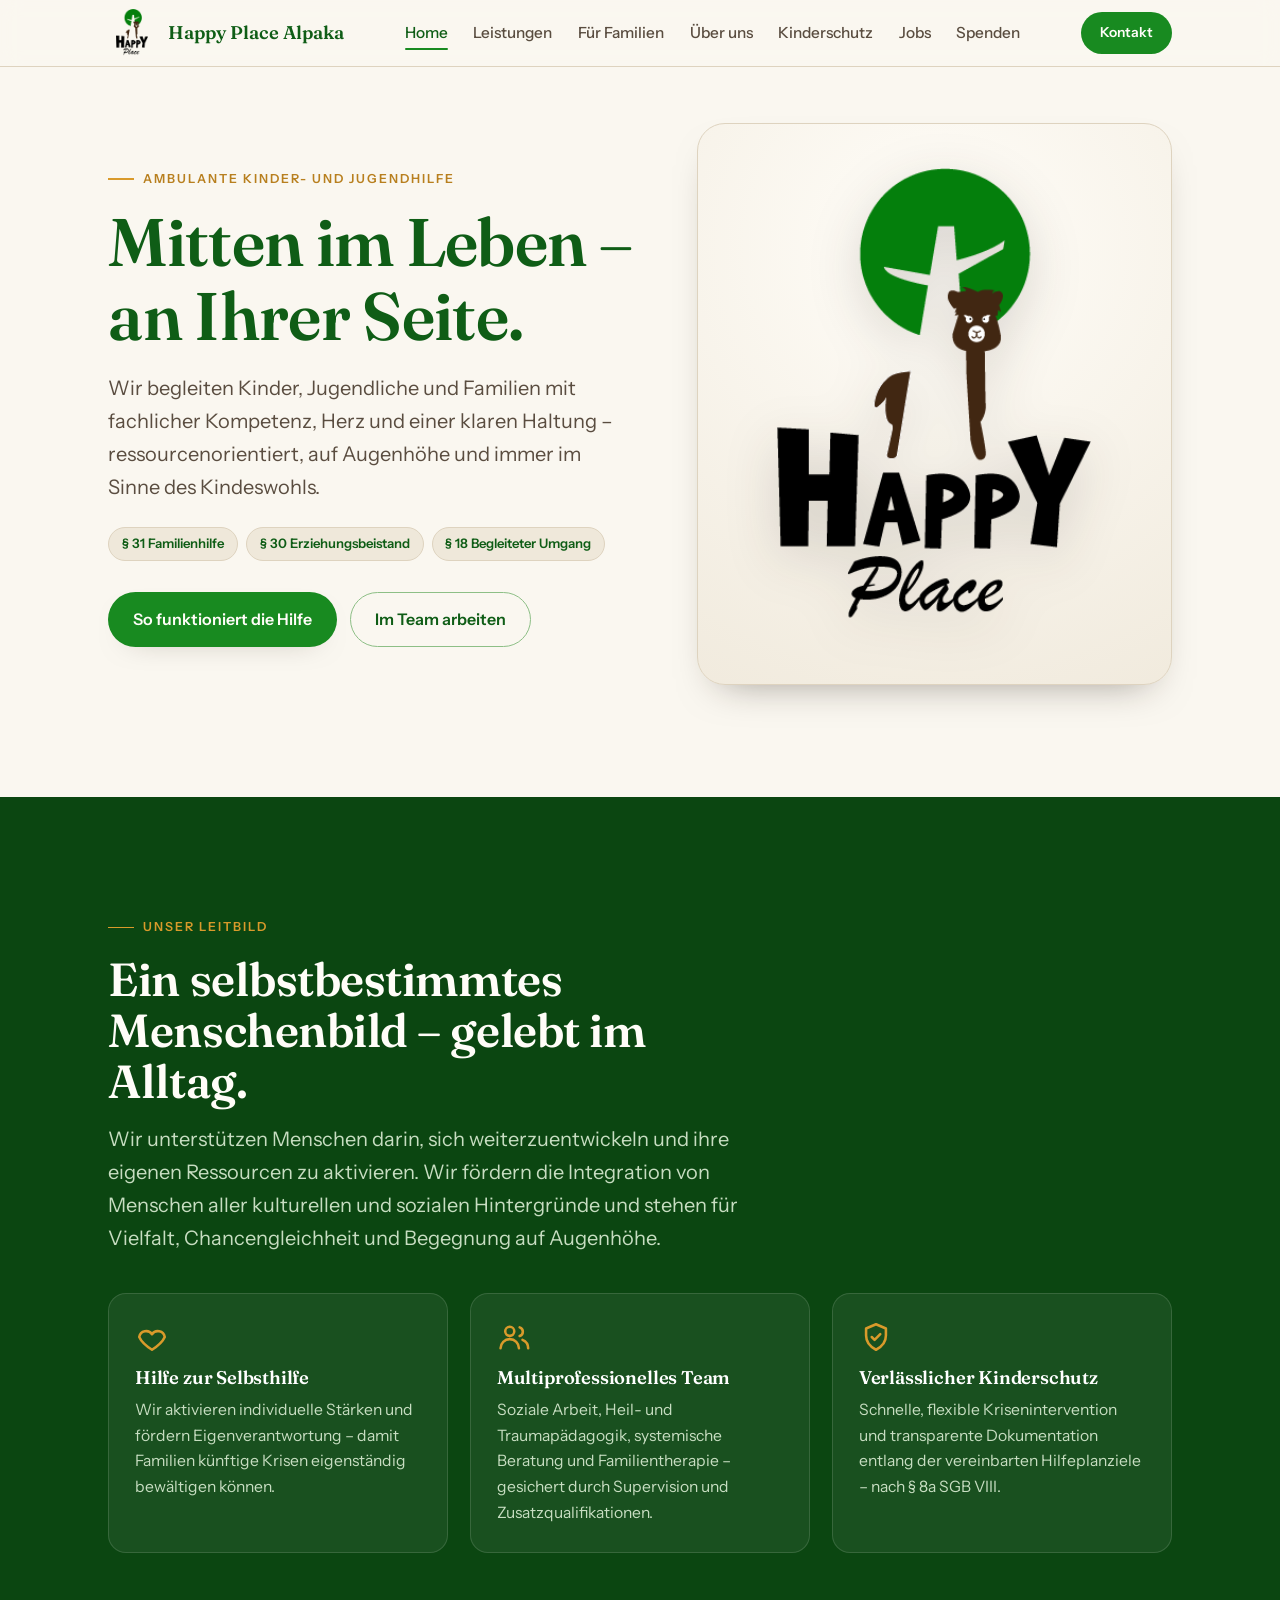
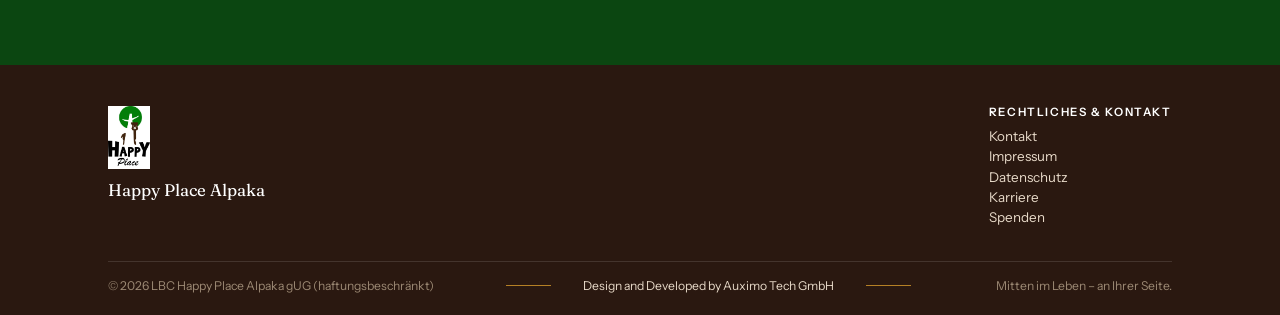
<file: index.html>
<!DOCTYPE html>
<html lang="de">
<head>
<meta charset="UTF-8" />
<meta name="viewport" content="width=device-width, initial-scale=1.0" />
<title>LBC Happy Place Alpaka gUG – Ambulante Kinder- und Jugendhilfe</title>
<meta name="description" content="Ambulanter Träger der Kinder- und Jugendhilfe: Sozialpädagogische Familienhilfe, Erziehungsbeistand und Begleiteter Umgang - ressourcenorientiert, auf Augenhöhe." />
<link rel="canonical" href="https://www.lbc-happy-place.de/index.html" />
<link rel="icon" type="image/png" href="images/logo.png">
<link rel="preconnect" href="https://fonts.googleapis.com">
<link rel="preconnect" href="https://fonts.gstatic.com" crossorigin>
<link href="https://fonts.googleapis.com/css2?family=Fraunces:opsz,wght@9..144,400;9..144,500;9..144,600;9..144,700&family=Instrument+Sans:wght@400;500;600&display=swap" rel="stylesheet">
<link rel="stylesheet" href="css/style.css">
</head>
<body>

<header>
  <div class="wrap nav">
    <a href="index.html" class="brand" aria-label="LBC Happy Place Alpaka">
      <img class="mark" src="images/logo.png" alt="Logo LBC Happy Place Alpaka">
      <span class="name">Happy Place Alpaka</span>
    </a>
    <nav class="nav-links" id="navlinks">
      <a href="index.html">Home</a>
      <a href="services.html">Leistungen</a>
      <a href="families.html">Für Familien</a>
      <a href="about.html">Über uns</a>
      <a href="child-protection.html">Kinderschutz</a>
      <a href="jobs.html">Jobs</a>
      <a href="donate.html">Spenden</a>
    </nav>
    <div class="nav-cta">
      <a href="contact.html" class="btn btn-primary btn-sm">Kontakt </a>
      <button class="menu-btn" id="menuBtn" aria-label="Menü öffnen" aria-expanded="false"><span></span><span></span><span></span></button>
    </div>
  </div>
</header>

<main id="top">

  <section class="hero section">
    <div class="wrap hero-grid">
      <div class="reveal">
        <span class="eyebrow eyebrow--thin">Ambulante Kinder- und Jugendhilfe</span>
        <h1>Mitten im Leben &ndash; an Ihrer Seite.</h1>
        <p class="lead" style="margin-top:1.2rem;">Wir begleiten Kinder, Jugendliche und Familien mit fachlicher Kompetenz, Herz und einer klaren Haltung &ndash; ressourcenorientiert, auf Augenhöhe und immer im Sinne des Kindeswohls.</p>
        <div class="tags">
          <span class="tag">&sect; 31 Familienhilfe</span>
          <span class="tag">&sect; 30 Erziehungsbeistand</span>
          <span class="tag">&sect; 18 Begleiteter Umgang</span>
        </div>
        <div class="hero-cta">
          <a href="families.html" class="btn btn-primary">So funktioniert die Hilfe</a>
          <a href="jobs.html" class="btn btn-ghost">Im Team arbeiten</a>
        </div>
      </div>
      <div class="hero-scene reveal">
        <div class="logo-panel">
          <img src="images/logo-hero.png" alt="Logo LBC Happy Place Alpaka - Alpaka vor grünem Kreis mit Stern, Schriftzug Happy Place">
        </div>
      </div>
    </div>
  </section>

  <section class="band section">
    <div class="wrap">
      <div class="reveal" style="max-width:640px;">
        <span class="eyebrow" style="color:var(--gold);">Unser Leitbild</span>
        <h2>Ein selbstbestimmtes Menschenbild &ndash; gelebt im Alltag.</h2>
        <p class="lead" style="margin-top:1rem;">Wir unterstützen Menschen darin, sich weiterzuentwickeln und ihre eigenen Ressourcen zu aktivieren. Wir fördern die Integration von Menschen aller kulturellen und sozialen Hintergründe und stehen für Vielfalt, Chancengleichheit und Begegnung auf Augenhöhe.</p>
      </div>
      <div class="values reveal">
        <div class="value">
          <svg class="ico" viewBox="0 0 24 24" fill="none" stroke="currentColor" stroke-width="1.8" stroke-linecap="round" stroke-linejoin="round"><path d="M12 21s-7-4.5-9-9a5 5 0 0 1 9-2 5 5 0 0 1 9 2c-2 4.5-9 9-9 9z"/></svg>
          <h3>Hilfe zur Selbsthilfe</h3>
          <p>Wir aktivieren individuelle Stärken und fördern Eigenverantwortung &ndash; damit Familien künftige Krisen eigenständig bewältigen können.</p>
        </div>
        <div class="value">
          <svg class="ico" viewBox="0 0 24 24" fill="none" stroke="currentColor" stroke-width="1.8" stroke-linecap="round" stroke-linejoin="round"><circle cx="9" cy="8" r="3.2"/><path d="M2.5 20a6.5 6.5 0 0 1 13 0"/><path d="M16 5.2a3.2 3.2 0 0 1 0 6.1M22 20a6.5 6.5 0 0 0-4-6"/></svg>
          <h3>Multiprofessionelles Team</h3>
          <p>Soziale Arbeit, Heil- und Traumapädagogik, systemische Beratung und Familientherapie &ndash; gesichert durch Supervision und Zusatzqualifikationen.</p>
        </div>
        <div class="value">
          <svg class="ico" viewBox="0 0 24 24" fill="none" stroke="currentColor" stroke-width="1.8" stroke-linecap="round" stroke-linejoin="round"><path d="M12 3l7 3v5c0 4.5-3 8-7 10-4-2-7-5.5-7-10V6z"/><path d="M9 12l2 2 4-4"/></svg>
          <h3>Verlässlicher Kinderschutz</h3>
          <p>Schnelle, flexible Krisenintervention und transparente Dokumentation entlang der vereinbarten Hilfeplanziele &ndash; nach &sect; 8a SGB VIII.</p>
        </div>
      </div>
    </div>
  </section>

</main>

<footer>
  <div class="wrap">
    <div class="foot-grid">
      
      <div class="foot-brand">
        <img src="images/logo-footer.jpg" alt="Logo LBC Happy Place Alpaka">
        <div class="name">Happy Place Alpaka</div>
      </div>

      <div class="legal-contact">
        <h4>Rechtliches &amp; Kontakt</h4>
        <p>
          <a href="contact.html">Kontakt</a><br>
          <a href="impressum.html">Impressum</a><br>
          <a href="privacy-policy.html">Datenschutz</a><br>
          <a href="jobs.html">Karriere</a><br>
          <a href="donate.html">Spenden</a>
        </p>
      </div>

    </div>

    <div class="foot-bottom">

      <span>
        &copy; <span id="year"></span> LBC Happy Place Alpaka gUG (haftungsbeschränkt)
      </span>

      
      <a 
        href="https://www.auximo.ch/de-ch/home"
        class="auximo-credit"
        target="_blank"
        rel="noopener noreferrer"
      >
        <span class="credit-line"></span>
        <span>Design and Developed by Auximo Tech GmbH</span>
        <span class="credit-line"></span>
      </a>

      <span>Mitten im Leben &ndash; an Ihrer Seite.</span>

    </div>
  </div>
</footer>

<script src="js/main.js" defer></script>
</body>
</html>
</file>
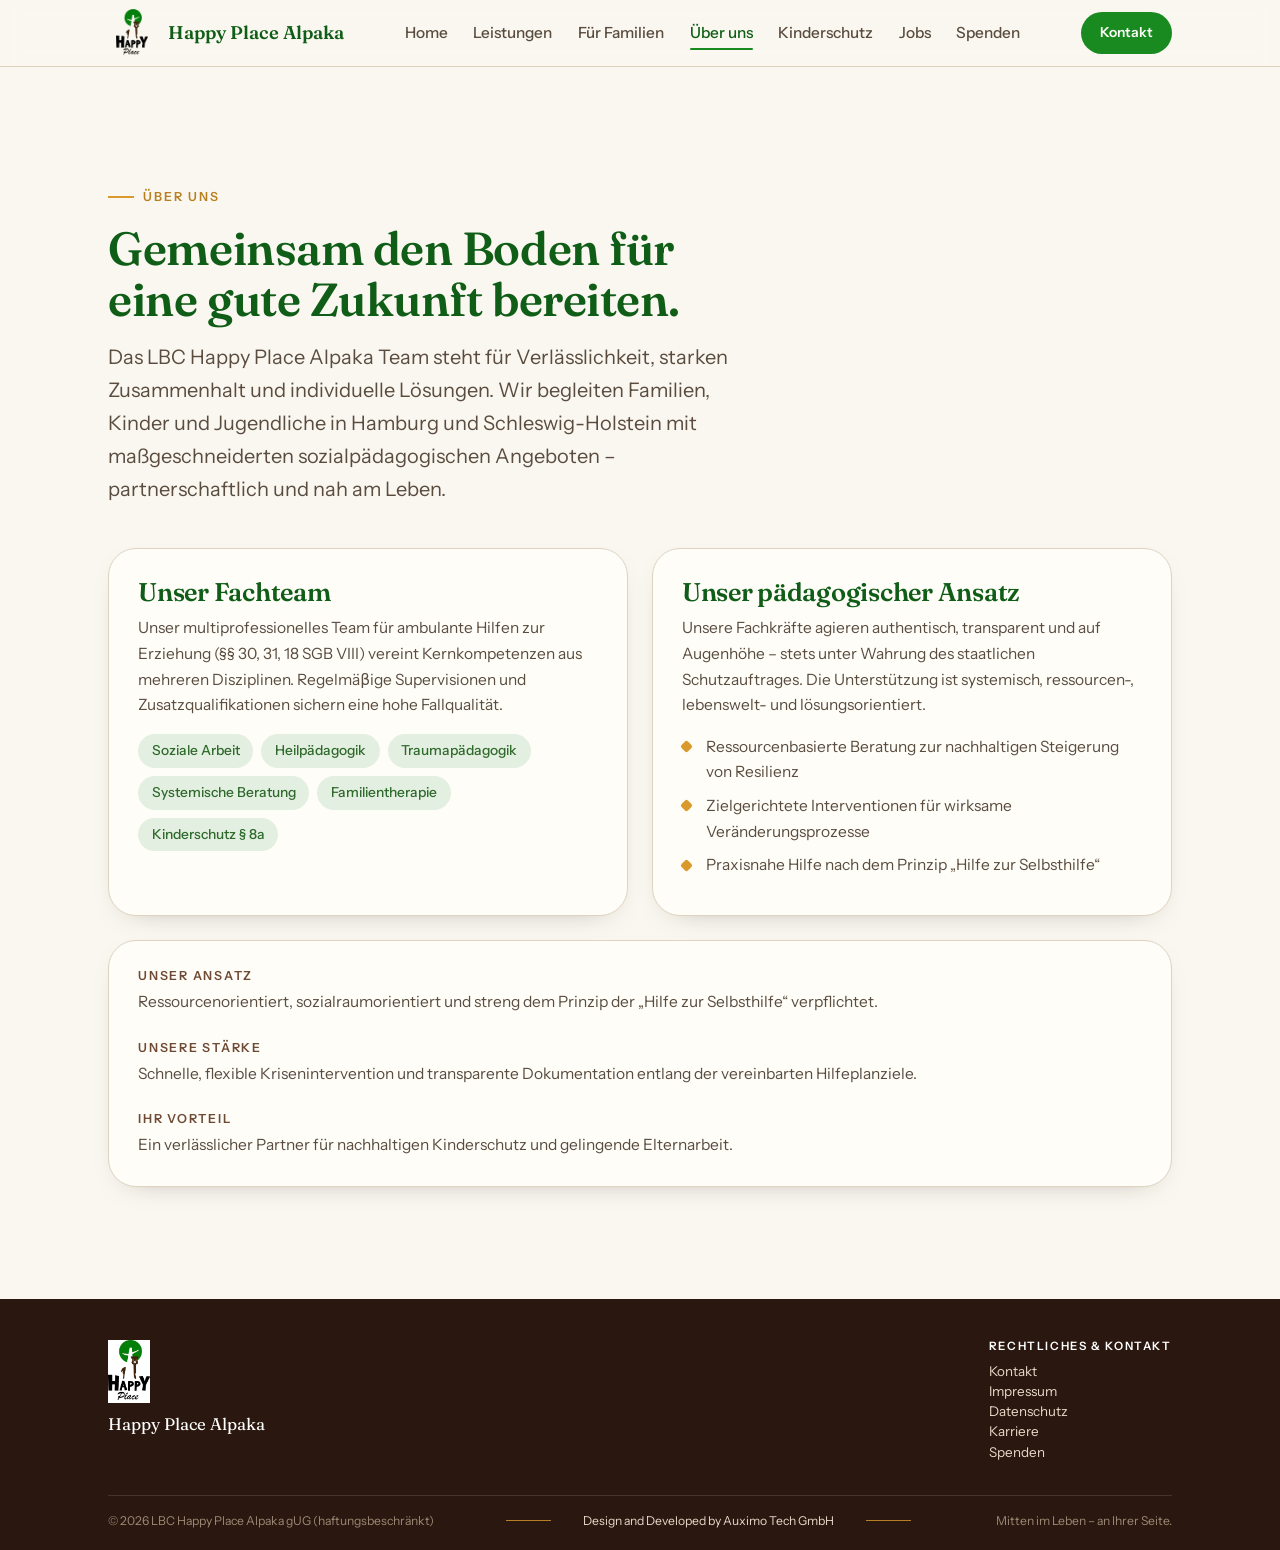
<file: about.html>
<!DOCTYPE html>
<html lang="de">
<head>
<meta charset="UTF-8" />
<meta name="viewport" content="width=device-width, initial-scale=1.0" />
<title>Über uns – LBC Happy Place Alpaka gUG</title>
<meta name="description" content="Unser multiprofessionelles Fachteam und unser pädagogischer Ansatz: ressourcen-, lebenswelt- und lösungsorientiert, auf Augenhöhe." />
<link rel="canonical" href="https://www.lbc-happy-place.de/about.html" />
<link rel="icon" type="image/png" href="images/logo.png">
<link rel="preconnect" href="https://fonts.googleapis.com">
<link rel="preconnect" href="https://fonts.gstatic.com" crossorigin>
<link href="https://fonts.googleapis.com/css2?family=Fraunces:opsz,wght@9..144,400;9..144,500;9..144,600;9..144,700&family=Instrument+Sans:wght@400;500;600&display=swap" rel="stylesheet">
<link rel="stylesheet" href="css/style.css">
</head>
<body>

<header>
  <div class="wrap nav">
    <a href="index.html" class="brand" aria-label="LBC Happy Place Alpaka">
      <img class="mark" src="images/logo.png" alt="Logo LBC Happy Place Alpaka">
      <span class="name">Happy Place Alpaka</span>
    </a>
    <nav class="nav-links" id="navlinks">
      <a href="index.html">Home</a>
      <a href="services.html">Leistungen</a>
      <a href="families.html">Für Familien</a>
      <a href="about.html">Über uns</a>
      <a href="child-protection.html">Kinderschutz</a>
      <a href="jobs.html">Jobs</a>
      <a href="donate.html">Spenden</a>
    </nav>
    <div class="nav-cta">
      <a href="contact.html" class="btn btn-primary btn-sm">Kontakt </a>
      <button class="menu-btn" id="menuBtn" aria-label="Menü öffnen" aria-expanded="false"><span></span><span></span><span></span></button>
    </div>
  </div>
</header>

<main id="top">

  <section class="section" id="über-uns">
    <div class="wrap">
      <div class="reveal" style="max-width:640px;">
        <span class="eyebrow">Über uns</span>
        <h1 style="font-size:clamp(1.9rem,4vw,2.9rem);">Gemeinsam den Boden für eine gute Zukunft bereiten.</h1>
        <p class="lead" style="margin-top:1rem;">Das LBC Happy Place Alpaka Team steht für Verlässlichkeit, starken Zusammenhalt und individuelle Lösungen. Wir begleiten Familien, Kinder und Jugendliche in Hamburg und Schleswig-Holstein mit maßgeschneiderten sozialpädagogischen Angeboten – partnerschaftlich und nah am Leben.</p>
      </div>
      <div class="about-grid">
        <div class="card reveal">
          <h3>Unser Fachteam</h3>
          <p>Unser multiprofessionelles Team für ambulante Hilfen zur Erziehung (&sect;&sect; 30, 31, 18 SGB VIII) vereint Kernkompetenzen aus mehreren Disziplinen. Regelmäβige Supervisionen und Zusatzqualifikationen sichern eine hohe Fallqualität.</p>
          <div class="chips">
            <span class="chip">Soziale Arbeit</span><span class="chip">Heilpädagogik</span><span class="chip">Traumapädagogik</span><span class="chip">Systemische Beratung</span><span class="chip">Familientherapie</span><span class="chip">Kinderschutz &sect; 8a</span>
          </div>
        </div>
        <div class="card reveal">
          <h3>Unser pädagogischer Ansatz</h3>
          <p>Unsere Fachkräfte agieren authentisch, transparent und auf Augenhöhe &ndash; stets unter Wahrung des staatlichen Schutzauftrages. Die Unterstützung ist systemisch, ressourcen-, lebenswelt- und lösungsorientiert.</p>
          <ul class="tick">
            <li>Ressourcenbasierte Beratung zur nachhaltigen Steigerung von Resilienz</li>
            <li>Zielgerichtete Interventionen für wirksame Veränderungsprozesse</li>
            <li>Praxisnahe Hilfe nach dem Prinzip &bdquo;Hilfe zur Selbsthilfe&ldquo;</li>
          </ul>
        </div>
      </div>
      <div class="card reveal" style="margin-top:1.5rem;">
        <div class="contact-block">
          <h4>Unser Ansatz</h4>
          <p style="margin:0;">Ressourcenorientiert, sozialraumorientiert und streng dem Prinzip der &bdquo;Hilfe zur Selbsthilfe&ldquo; verpflichtet.</p>
        </div>
        <div class="contact-block">
          <h4>Unsere Stärke</h4>
          <p style="margin:0;">Schnelle, flexible Krisenintervention und transparente Dokumentation entlang der vereinbarten Hilfeplanziele.</p>
        </div>
        <div class="contact-block" style="margin-bottom:0;">
          <h4>Ihr Vorteil</h4>
          <p style="margin:0;">Ein verlässlicher Partner für nachhaltigen Kinderschutz und gelingende Elternarbeit.</p>
        </div>
      </div>
    </div>
  </section>

</main>

<footer>
  <div class="wrap">
    <div class="foot-grid">
      
      <div class="foot-brand">
        <img src="images/logo-footer.jpg" alt="Logo LBC Happy Place Alpaka">
        <div class="name">Happy Place Alpaka</div>
      </div>

      <div class="legal-contact">
        <h4>Rechtliches &amp; Kontakt</h4>
        <p>
          <a href="contact.html">Kontakt</a><br>
          <a href="impressum.html">Impressum</a><br>
          <a href="privacy-policy.html">Datenschutz</a><br>
          <a href="jobs.html">Karriere</a><br>
          <a href="donate.html">Spenden</a>
        </p>
      </div>

    </div>

    <div class="foot-bottom">

      <span>
        &copy; <span id="year"></span> LBC Happy Place Alpaka gUG (haftungsbeschränkt)
      </span>

      
      <a 
        href="https://www.auximo.ch/de-ch/home"
        class="auximo-credit"
        target="_blank"
        rel="noopener noreferrer"
      >
        <span class="credit-line"></span>
        <span>Design and Developed by Auximo Tech GmbH</span>
        <span class="credit-line"></span>
      </a>

      <span>Mitten im Leben &ndash; an Ihrer Seite.</span>

    </div>
  </div>
</footer>

<script src="js/main.js" defer></script>
</body>
</html>
</file>
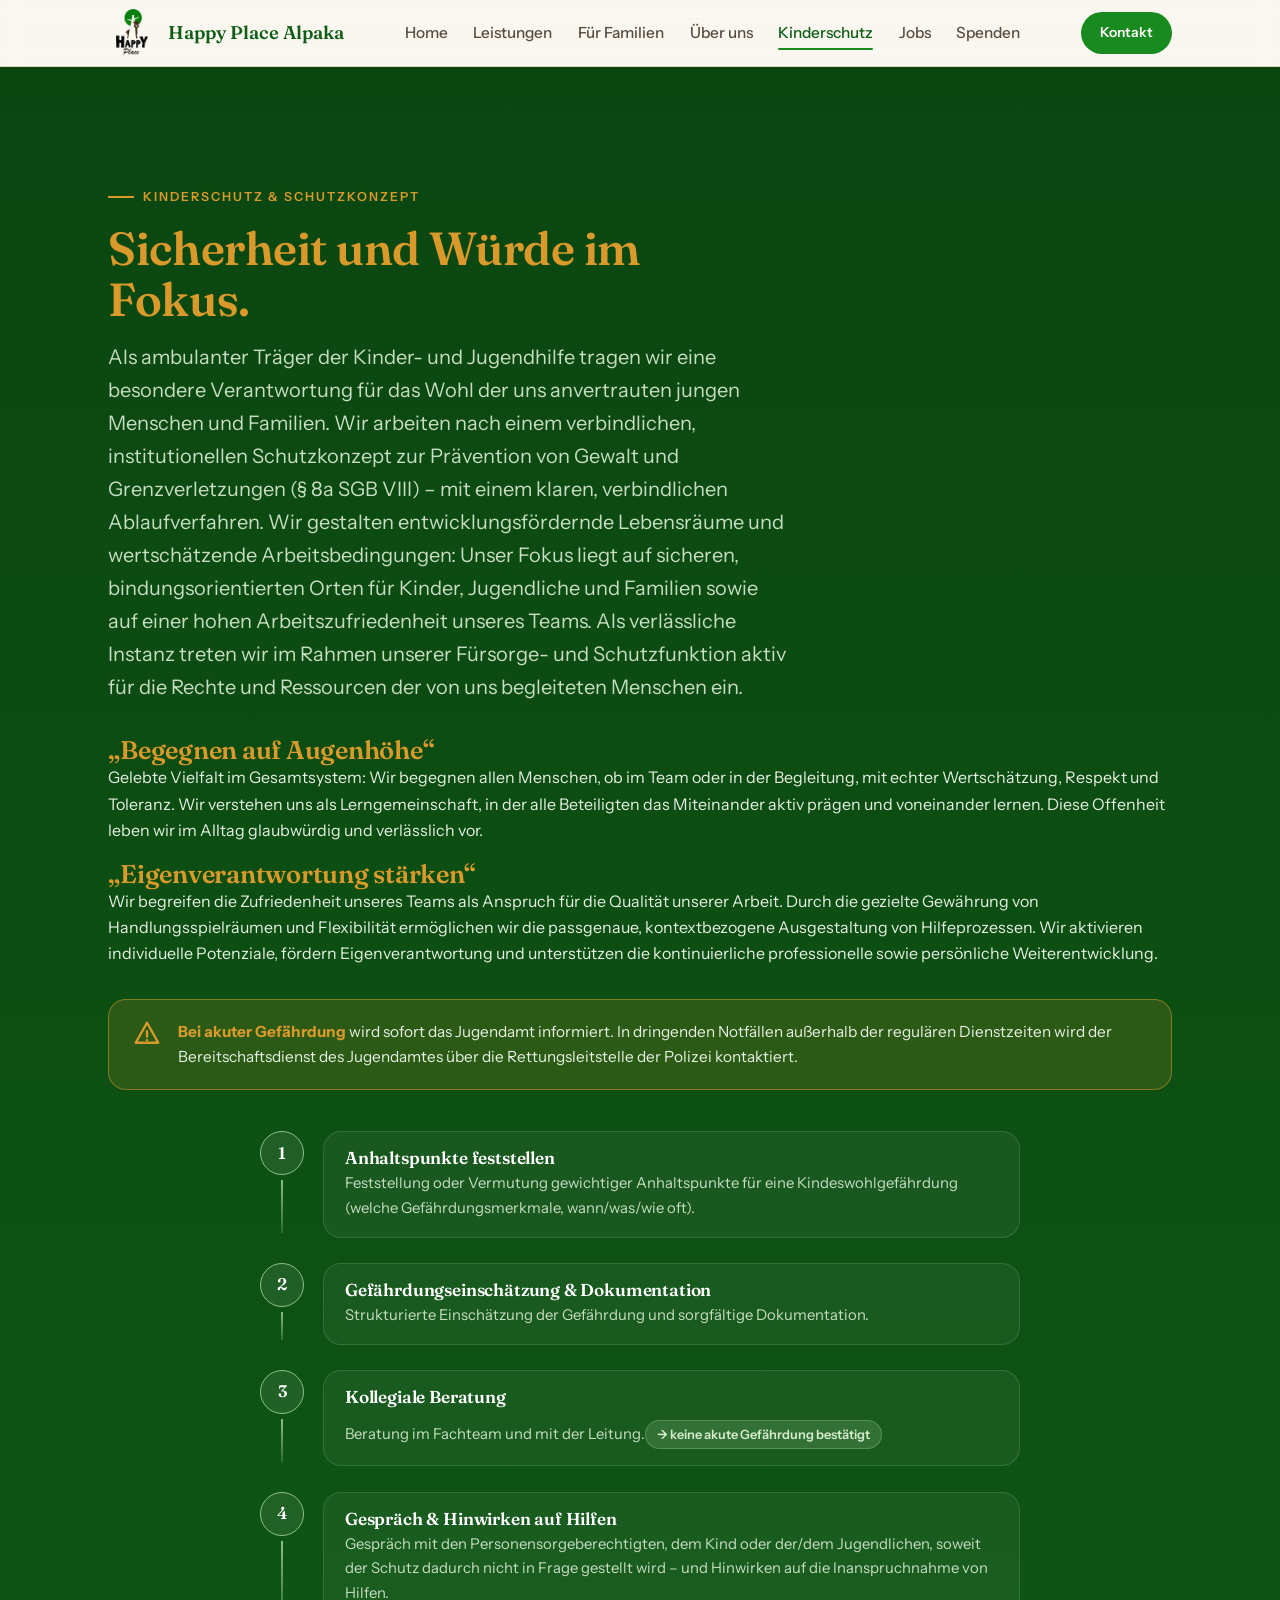
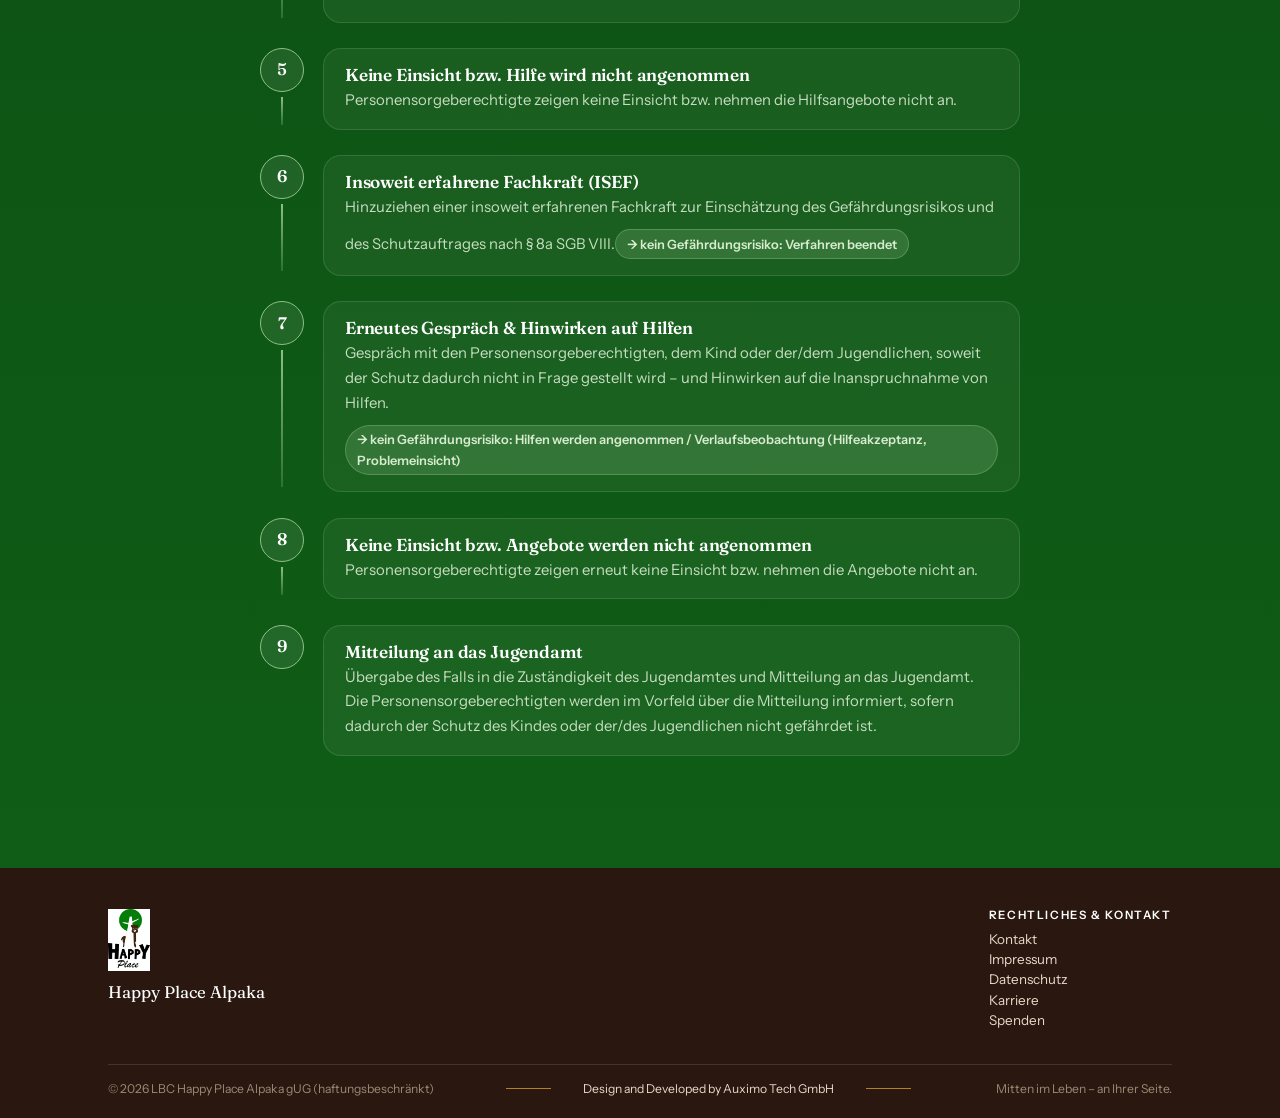
<file: child-protection.html>
<!DOCTYPE html>
<html lang="de">
<head>
<meta charset="UTF-8" />
<meta name="viewport" content="width=device-width, initial-scale=1.0" />
<title>Kinderschutz & Schutzkonzept – LBC Happy Place Alpaka gUG</title>
<meta name="description" content="Unser verbindliches Schutzkonzept zur Prävention von Gewalt und Grenzverletzungen nach § 8a SGB VIII – mit klarem Ablaufverfahren." />
<link rel="canonical" href="https://www.lbc-happy-place.de/child-protection.html" />
<link rel="icon" type="image/png" href="images/logo.png">
<link rel="preconnect" href="https://fonts.googleapis.com">
<link rel="preconnect" href="https://fonts.gstatic.com" crossorigin>
<link href="https://fonts.googleapis.com/css2?family=Fraunces:opsz,wght@9..144,400;9..144,500;9..144,600;9..144,700&family=Instrument+Sans:wght@400;500;600&display=swap" rel="stylesheet">
<link rel="stylesheet" href="css/style.css">
</head>
<body>

<header>
  <div class="wrap nav">
    <a href="index.html" class="brand" aria-label="LBC Happy Place Alpaka">
      <img class="mark" src="images/logo.png" alt="Logo LBC Happy Place Alpaka">
      <span class="name">Happy Place Alpaka</span>
    </a>
    <nav class="nav-links" id="navlinks">
      <a href="index.html">Home</a>
      <a href="services.html">Leistungen</a>
      <a href="families.html">Für Familien</a>
      <a href="about.html">Über uns</a>
      <a href="child-protection.html">Kinderschutz</a>
      <a href="jobs.html">Jobs</a>
      <a href="donate.html">Spenden</a>
    </nav>
    <div class="nav-cta">
      <a href="contact.html" class="btn btn-primary btn-sm">Kontakt </a>
      <button class="menu-btn" id="menuBtn" aria-label="Menü öffnen" aria-expanded="false"><span></span><span></span><span></span></button>
    </div>
  </div>
</header>

<main id="top">

  <section class="section schutz" id="schutz">
    <div class="wrap">
      <div class="reveal" style="max-width:680px;">
        <span class="eyebrow" style="color:var(--gold);">Kinderschutz &amp; Schutzkonzept</span>
        <h1 style="font-size:clamp(1.9rem,4vw,2.9rem);">Sicherheit und Würde im Fokus.</h1>
        <p class="lead" style="margin-top:1rem;">Als ambulanter Träger der Kinder- und Jugendhilfe tragen wir eine besondere Verantwortung für das Wohl der uns anvertrauten jungen Menschen und Familien. Wir arbeiten nach einem verbindlichen, institutionellen Schutzkonzept zur Prävention von Gewalt und Grenzverletzungen (&sect; 8a SGB VIII) &ndash; mit einem klaren, verbindlichen Ablaufverfahren. Wir gestalten entwicklungsfördernde Lebensräume und wertschätzende Arbeitsbedingungen: Unser Fokus liegt auf sicheren, bindungsorientierten Orten für Kinder, Jugendliche und Familien sowie auf einer hohen Arbeitszufriedenheit unseres Teams. Als verlässliche Instanz treten wir im Rahmen unserer Fürsorge- und Schutzfunktion aktiv für die Rechte und Ressourcen der von uns begleiteten Menschen ein.</p>
      </div>
      <div class="valüs valüs-2 reveal" style="margin-top:2rem;">
        <div class="valü">
          <h3>&bdquo;Begegnen auf Augenhöhe&ldquo;</h3>
          <p>Gelebte Vielfalt im Gesamtsystem: Wir begegnen allen Menschen, ob im Team oder in der Begleitung, mit echter Wertschätzung, Respekt und Toleranz. Wir verstehen uns als Lerngemeinschaft, in der alle Beteiligten das Miteinander aktiv prägen und voneinander lernen. Diese Offenheit leben wir im Alltag glaubwürdig und verlässlich vor.</p>
        </div>
        <div class="valü">
          <h3>&bdquo;Eigenverantwortung stärken&ldquo;</h3>
          <p>Wir begreifen die Zufriedenheit unseres Teams als Anspruch für die Qualität unserer Arbeit. Durch die gezielte Gewährung von Handlungsspielräumen und Flexibilität ermöglichen wir die passgenaue, kontextbezogene Ausgestaltung von Hilfeprozessen. Wir aktivieren individuelle Potenziale, fördern Eigenverantwortung und unterstützen die kontinuierliche professionelle sowie persönliche Weiterentwicklung.</p>
        </div>
      </div>
      <div class="urgent reveal">
        <svg class="ico" viewBox="0 0 24 24" fill="none" stroke="currentColor" stroke-width="1.9" stroke-linecap="round" stroke-linejoin="round"><path d="M12 3l9 16H3z"/><path d="M12 10v4M12 17h.01"/></svg>
        <p><strong>Bei akuter Gefährdung</strong> wird sofort das Jugendamt informiert. In dringenden Notfällen außerhalb der regulären Dienstzeiten wird der Bereitschaftsdienst des Jugendamtes über die Rettungsleitstelle der Polizei kontaktiert.</p>
      </div>
      <div class="flow reveal">
        <div class="flow-step"><div class="flow-rail"><div class="flow-dot">1</div><div class="flow-line"></div></div><div class="flow-body"><h4>Anhaltspunkte feststellen</h4><p>Feststellung oder Vermutung gewichtiger Anhaltspunkte für eine Kindeswohlgefährdung (welche Gefährdungsmerkmale, wann/was/wie oft).</p></div></div>
        <div class="flow-step"><div class="flow-rail"><div class="flow-dot">2</div><div class="flow-line"></div></div><div class="flow-body"><h4>Gefährdungseinschätzung &amp; Dokumentation</h4><p>Strukturierte Einschätzung der Gefährdung und sorgfältige Dokumentation.</p></div></div>
        <div class="flow-step"><div class="flow-rail"><div class="flow-dot">3</div><div class="flow-line"></div></div><div class="flow-body"><h4>Kollegiale Beratung</h4><p>Beratung im Fachteam und mit der Leitung.<span class="flow-out">&rarr; keine akute Gefährdung bestätigt</span></p></div></div>
        <div class="flow-step"><div class="flow-rail"><div class="flow-dot">4</div><div class="flow-line"></div></div><div class="flow-body"><h4>Gespräch &amp; Hinwirken auf Hilfen</h4><p>Gespräch mit den Personensorgeberechtigten, dem Kind oder der/dem Jugendlichen, soweit der Schutz dadurch nicht in Frage gestellt wird &ndash; und Hinwirken auf die Inanspruchnahme von Hilfen.</p></div></div>
        <div class="flow-step"><div class="flow-rail"><div class="flow-dot">5</div><div class="flow-line"></div></div><div class="flow-body"><h4>Keine Einsicht bzw. Hilfe wird nicht angenommen</h4><p>Personensorgeberechtigte zeigen keine Einsicht bzw. nehmen die Hilfsangebote nicht an.</p></div></div>
        <div class="flow-step"><div class="flow-rail"><div class="flow-dot">6</div><div class="flow-line"></div></div><div class="flow-body"><h4>Insoweit erfahrene Fachkraft (ISEF)</h4><p>Hinzuziehen einer insoweit erfahrenen Fachkraft zur Einschätzung des Gefährdungsrisikos und des Schutzauftrages nach &sect; 8a SGB VIII.<span class="flow-out">&rarr; kein Gefährdungsrisiko: Verfahren beendet</span></p></div></div>
        <div class="flow-step"><div class="flow-rail"><div class="flow-dot">7</div><div class="flow-line"></div></div><div class="flow-body"><h4>Erneutes Gespräch &amp; Hinwirken auf Hilfen</h4><p>Gespräch mit den Personensorgeberechtigten, dem Kind oder der/dem Jugendlichen, soweit der Schutz dadurch nicht in Frage gestellt wird &ndash; und Hinwirken auf die Inanspruchnahme von Hilfen.<span class="flow-out">&rarr; kein Gefährdungsrisiko: Hilfen werden angenommen / Verlaufsbeobachtung (Hilfeakzeptanz, Problemeinsicht)</span></p></div></div>
        <div class="flow-step"><div class="flow-rail"><div class="flow-dot">8</div><div class="flow-line"></div></div><div class="flow-body"><h4>Keine Einsicht bzw. Angebote werden nicht angenommen</h4><p>Personensorgeberechtigte zeigen erneut keine Einsicht bzw. nehmen die Angebote nicht an.</p></div></div>
        <div class="flow-step"><div class="flow-rail"><div class="flow-dot">9</div></div><div class="flow-body"><h4>Mitteilung an das Jugendamt</h4><p>Übergabe des Falls in die Zuständigkeit des Jugendamtes und Mitteilung an das Jugendamt. Die Personensorgeberechtigten werden im Vorfeld über die Mitteilung informiert, sofern dadurch der Schutz des Kindes oder der/des Jugendlichen nicht gefährdet ist.</p></div></div>
      </div>
    </div>
  </section>

</main>

<footer>
  <div class="wrap">
    <div class="foot-grid">
      
      <div class="foot-brand">
        <img src="images/logo-footer.jpg" alt="Logo LBC Happy Place Alpaka">
        <div class="name">Happy Place Alpaka</div>
      </div>

      <div class="legal-contact">
        <h4>Rechtliches &amp; Kontakt</h4>
        <p>
          <a href="contact.html">Kontakt</a><br>
          <a href="impressum.html">Impressum</a><br>
          <a href="privacy-policy.html">Datenschutz</a><br>
          <a href="jobs.html">Karriere</a><br>
          <a href="donate.html">Spenden</a>
        </p>
      </div>

    </div>

    <div class="foot-bottom">

      <span>
        &copy; <span id="year"></span> LBC Happy Place Alpaka gUG (haftungsbeschränkt)
      </span>

      
      <a 
        href="https://www.auximo.ch/de-ch/home"
        class="auximo-credit"
        target="_blank"
        rel="noopener noreferrer"
      >
        <span class="credit-line"></span>
        <span>Design and Developed by Auximo Tech GmbH</span>
        <span class="credit-line"></span>
      </a>

      <span>Mitten im Leben &ndash; an Ihrer Seite.</span>

    </div>
  </div>
</footer>

<script src="js/main.js" defer></script>
</body>
</html>
</file>
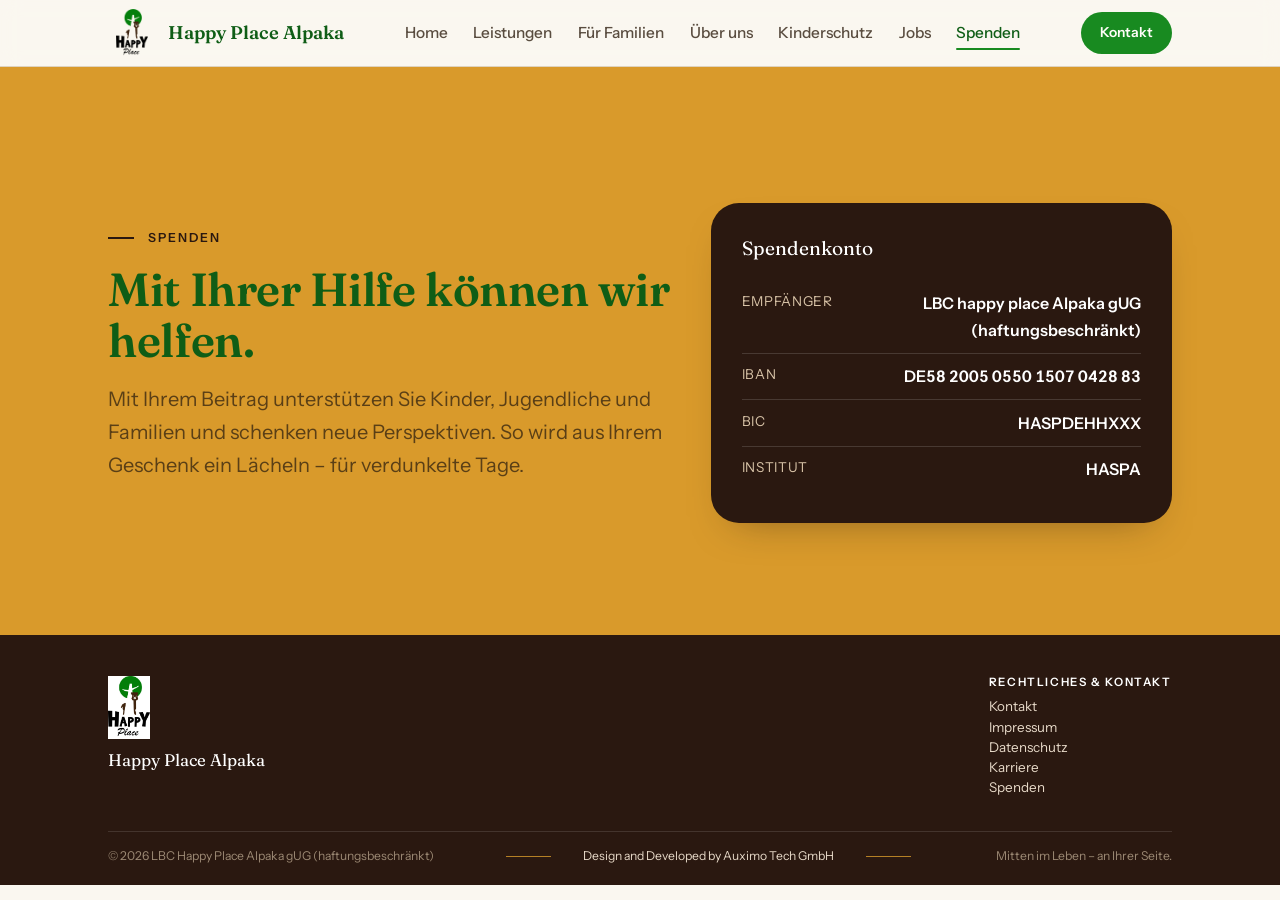
<file: donate.html>
<!DOCTYPE html>
<html lang="de">
<head>
<meta charset="UTF-8" />
<meta name="viewport" content="width=device-width, initial-scale=1.0" />
<title>Spenden – LBC Happy Place Alpaka gUG</title>
<meta name="description" content="Unterstützen Sie Kinder, Jugendliche und Familien mit Ihrer Spende. Spendenkonto und weitere Informationen zur LBC Happy Place Alpaka gUG." />
<link rel="canonical" href="https://www.lbc-happy-place.de/donate.html" />
<link rel="icon" type="image/png" href="images/logo.png">
<link rel="preconnect" href="https://fonts.googleapis.com">
<link rel="preconnect" href="https://fonts.gstatic.com" crossorigin>
<link href="https://fonts.googleapis.com/css2?family=Fraunces:opsz,wght@9..144,400;9..144,500;9..144,600;9..144,700&family=Instrument+Sans:wght@400;500;600&display=swap" rel="stylesheet">
<link rel="stylesheet" href="css/style.css">
</head>
<body>

<header>
  <div class="wrap nav">
    <a href="index.html" class="brand" aria-label="LBC Happy Place Alpaka">
      <img class="mark" src="images/logo.png" alt="Logo LBC Happy Place Alpaka">
      <span class="name">Happy Place Alpaka</span>
    </a>
    <nav class="nav-links" id="navlinks">
      <a href="index.html">Home</a>
      <a href="services.html">Leistungen</a>
      <a href="families.html">Für Familien</a>
      <a href="about.html">Über uns</a>
      <a href="child-protection.html">Kinderschutz</a>
      <a href="jobs.html">Jobs</a>
      <a href="donate.html">Spenden</a>
    </nav>
    <div class="nav-cta">
      <a href="contact.html" class="btn btn-primary btn-sm">Kontakt </a>
      <button class="menu-btn" id="menuBtn" aria-label="Menü öffnen" aria-expanded="false"><span></span><span></span><span></span></button>
    </div>
  </div>
</header>

<main id="top">

  <section class="section spenden" id="spenden">
    <div class="wrap">
      <div class="donate-grid">
        <div class="reveal">
          <span class="eyebrow donate-eyebrow">Spenden</span>          
          <h1 style="font-size:clamp(1.9rem,4vw,2.9rem);">Mit Ihrer Hilfe können wir helfen.</h1>
          <p class="lead" style="color:#5a3f16;margin-top:1rem;max-width:48ch;">Mit Ihrem Beitrag unterstützen Sie Kinder, Jugendliche und Familien und schenken neue Perspektiven. So wird aus Ihrem Geschenk ein Lächeln &ndash; für verdunkelte Tage.</p>
        </div>
        <div class="reveal">
          <div class="iban-card">
            <div style="font-family:'Fraunces',serif;font-size:1.2rem;margin-bottom:1rem;">Spendenkonto</div>
            <div class="row"><span class="k">Empfänger</span><span class="v" style="text-align:right;">LBC happy place Alpaka gUG (haftungsbeschränkt) </span></div>
            <div class="row"><span class="k">IBAN</span><span class="v">DE58 2005 0550 1507 0428 83</span></div>
            <div class="row"><span class="k">BIC</span><span class="v">HASPDEHHXXX</span></div>
            <div class="row"><span class="k">Institut</span><span class="v">HASPA</span></div>
          </div>
        </div>
      </div>
    </div>
  </section>

</main>

<footer>
  <div class="wrap">
    <div class="foot-grid">
      
      <div class="foot-brand">
        <img src="images/logo-footer.jpg" alt="Logo LBC Happy Place Alpaka">
        <div class="name">Happy Place Alpaka</div>
      </div>

      <div class="legal-contact">
        <h4>Rechtliches &amp; Kontakt</h4>
        <p>
          <a href="contact.html">Kontakt</a><br>
          <a href="impressum.html">Impressum</a><br>
          <a href="privacy-policy.html">Datenschutz</a><br>
          <a href="jobs.html">Karriere</a><br>
          <a href="donate.html">Spenden</a>
        </p>
      </div>

    </div>

    <div class="foot-bottom">

      <span>
        &copy; <span id="year"></span> LBC Happy Place Alpaka gUG (haftungsbeschränkt)
      </span>

      
      <a 
        href="https://www.auximo.ch/de-ch/home"
        class="auximo-credit"
        target="_blank"
        rel="noopener noreferrer"
      >
        <span class="credit-line"></span>
        <span>Design and Developed by Auximo Tech GmbH</span>
        <span class="credit-line"></span>
      </a>

      <span>Mitten im Leben &ndash; an Ihrer Seite.</span>

    </div>
  </div>
</footer>

<script src="js/main.js" defer></script>
</body>
</html>
</file>
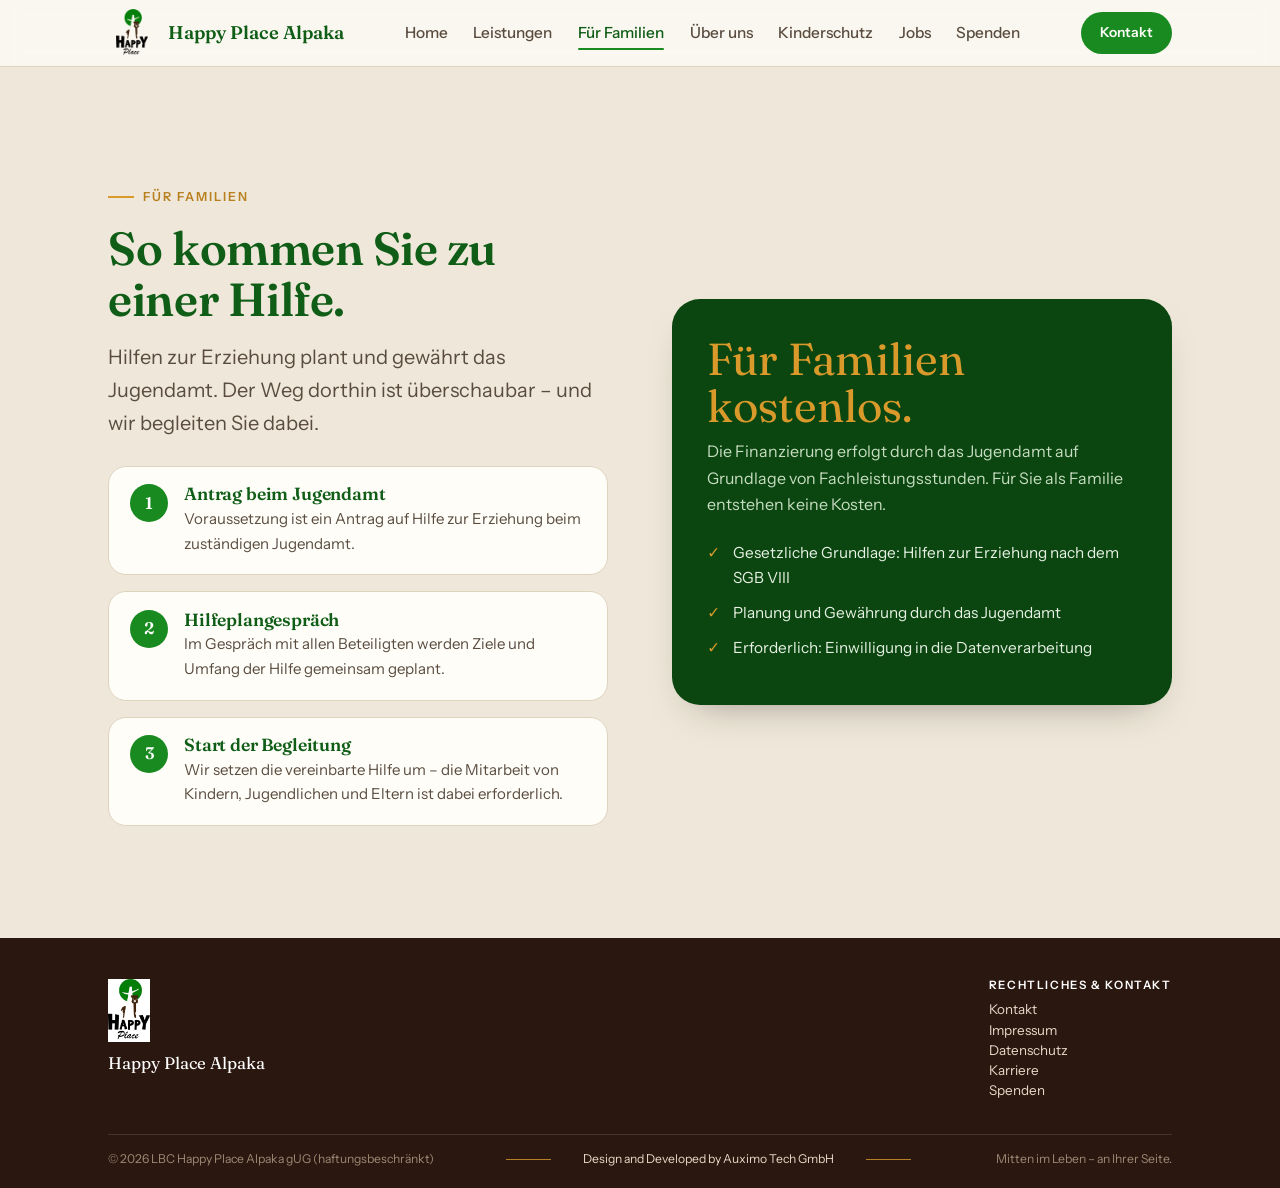
<file: families.html>
<!DOCTYPE html>
<html lang="de">
<head>
<meta charset="UTF-8" />
<meta name="viewport" content="width=device-width, initial-scale=1.0" />
<title>Für Familien – LBC Happy Place Alpaka gUG</title>
<meta name="description" content="So kommen Sie zu einer Hilfe zur Erziehung: Antrag beim Jugendamt, Hilfeplangespräch und Start der Begleitung. Für Familien kostenlos." />
<link rel="canonical" href="https://www.lbc-happy-place.de/families.html" />
<link rel="icon" type="image/png" href="images/logo.png">
<link rel="preconnect" href="https://fonts.googleapis.com">
<link rel="preconnect" href="https://fonts.gstatic.com" crossorigin>
<link href="https://fonts.googleapis.com/css2?family=Fraunces:opsz,wght@9..144,400;9..144,500;9..144,600;9..144,700&family=Instrument+Sans:wght@400;500;600&display=swap" rel="stylesheet">
<link rel="stylesheet" href="css/style.css">
</head>
<body>

<header>
  <div class="wrap nav">
    <a href="index.html" class="brand" aria-label="LBC Happy Place Alpaka">
      <img class="mark" src="images/logo.png" alt="Logo LBC Happy Place Alpaka">
      <span class="name">Happy Place Alpaka</span>
    </a>
    <nav class="nav-links" id="navlinks">
      <a href="index.html">Home</a>
      <a href="services.html">Leistungen</a>
      <a href="families.html">Für Familien</a>
      <a href="about.html">Über uns</a>
      <a href="child-protection.html">Kinderschutz</a>
      <a href="jobs.html">Jobs</a>
      <a href="donate.html">Spenden</a>
    </nav>
    <div class="nav-cta">
      <a href="contact.html" class="btn btn-primary btn-sm">Kontakt </a>
      <button class="menu-btn" id="menuBtn" aria-label="Menü öffnen" aria-expanded="false"><span></span><span></span><span></span></button>
    </div>
  </div>
</header>

<main id="top">

  <section class="section alt" id="familien">
    <div class="wrap split">
      <div class="reveal">
        <span class="eyebrow">Für Familien</span>
        <h1 style="font-size:clamp(1.9rem,4vw,2.9rem);">So kommen Sie zu einer Hilfe.</h1>
        <p class="lead" style="margin-top:1rem;">Hilfen zur Erziehung plant und gewährt das Jugendamt. Der Weg dorthin ist überschaubar &ndash; und wir begleiten Sie dabei.</p>
        <div class="steps">
          <div class="step"><div class="num">1</div><div><h4>Antrag beim Jugendamt</h4><p>Voraussetzung ist ein Antrag auf Hilfe zur Erziehung beim zuständigen Jugendamt.</p></div></div>
          <div class="step"><div class="num">2</div><div><h4>Hilfeplangespräch</h4><p>Im Gespräch mit allen Beteiligten werden Ziele und Umfang der Hilfe gemeinsam geplant.</p></div></div>
          <div class="step"><div class="num">3</div><div><h4>Start der Begleitung</h4><p>Wir setzen die vereinbarte Hilfe um &ndash; die Mitarbeit von Kindern, Jugendlichen und Eltern ist dabei erforderlich.</p></div></div>
        </div>
      </div>
      <div class="reveal">
        <div class="free-card">
          <div class="big">Für Familien kostenlos.</div>
          <p>Die Finanzierung erfolgt durch das Jugendamt auf Grundlage von Fachleistungsstunden. Für Sie als Familie entstehen keine Kosten.</p>
          <ul>
            <li>Gesetzliche Grundlage: Hilfen zur Erziehung nach dem SGB VIII</li>
            <li>Planung und Gewährung durch das Jugendamt</li>
            <li>Erforderlich: Einwilligung in die Datenverarbeitung</li>
          </ul>
        </div>
      </div>
    </div>
  </section>

</main>

<footer>
  <div class="wrap">
    <div class="foot-grid">
      
      <div class="foot-brand">
        <img src="images/logo-footer.jpg" alt="Logo LBC Happy Place Alpaka">
        <div class="name">Happy Place Alpaka</div>
      </div>

      <div class="legal-contact">
        <h4>Rechtliches &amp; Kontakt</h4>
        <p>
          <a href="contact.html">Kontakt</a><br>
          <a href="impressum.html">Impressum</a><br>
          <a href="privacy-policy.html">Datenschutz</a><br>
          <a href="jobs.html">Karriere</a><br>
          <a href="donate.html">Spenden</a>
        </p>
      </div>

    </div>

    <div class="foot-bottom">

      <span>
        &copy; <span id="year"></span> LBC Happy Place Alpaka gUG (haftungsbeschränkt)
      </span>

      
      <a 
        href="https://www.auximo.ch/de-ch/home"
        class="auximo-credit"
        target="_blank"
        rel="noopener noreferrer"
      >
        <span class="credit-line"></span>
        <span>Design and Developed by Auximo Tech GmbH</span>
        <span class="credit-line"></span>
      </a>

      <span>Mitten im Leben &ndash; an Ihrer Seite.</span>

    </div>
  </div>
</footer>

<script src="js/main.js" defer></script>
</body>
</html>
</file>
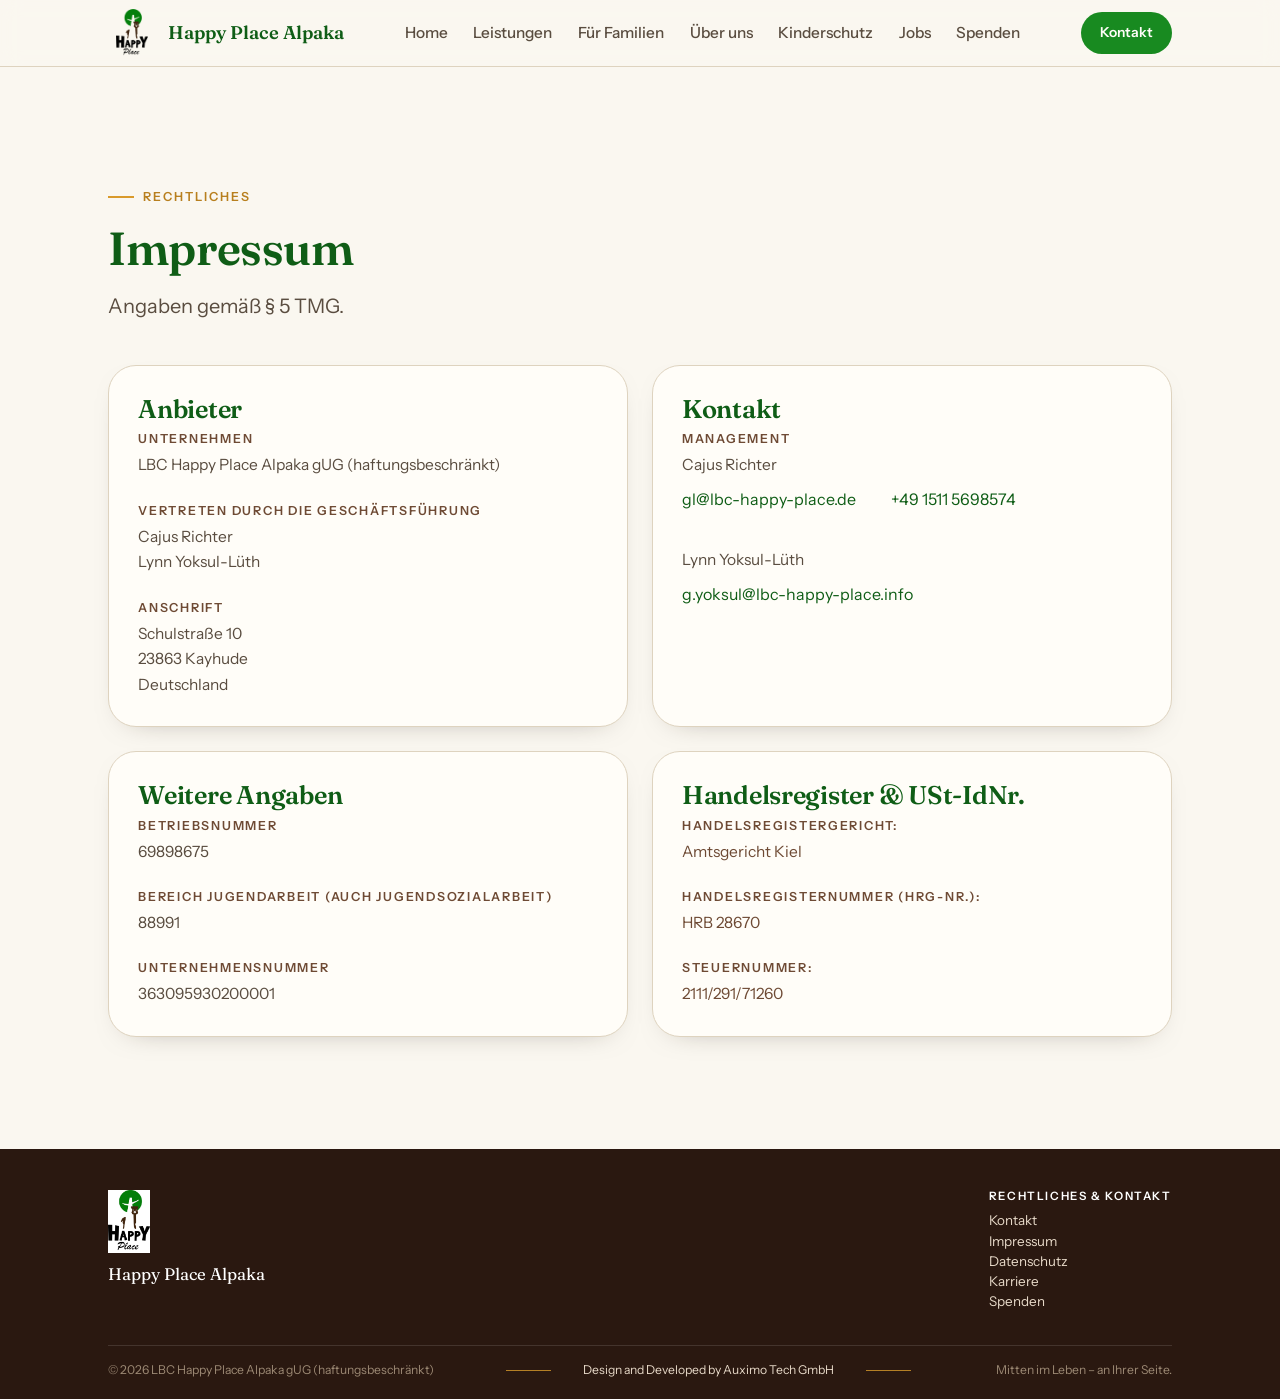
<file: impressum.html>
<!DOCTYPE html>
<html lang="de">
<head>
<meta charset="UTF-8" />
<meta name="viewport" content="width=device-width, initial-scale=1.0" />
<title>Impressum – LBC Happy Place Alpaka gUG</title>
<meta name="description" content="Impressum und Anbieterkennzeichnung der LBC Happy Place Alpaka gUG gemäß § 5 TMG." />
<link rel="canonical" href="https://www.lbc-happy-place.de/impressum.html" />
<link rel="icon" type="image/png" href="images/logo.png">
<link rel="preconnect" href="https://fonts.googleapis.com">
<link rel="preconnect" href="https://fonts.gstatic.com" crossorigin>
<link href="https://fonts.googleapis.com/css2?family=Fraunces:opsz,wght@9..144,400;9..144,500;9..144,600;9..144,700&family=Instrument+Sans:wght@400;500;600&display=swap" rel="stylesheet">
<link rel="stylesheet" href="css/style.css">
</head>
<body>

<header>
  <div class="wrap nav">
    <a href="index.html" class="brand" aria-label="LBC Happy Place Alpaka">
      <img class="mark" src="images/logo.png" alt="Logo LBC Happy Place Alpaka">
      <span class="name">Happy Place Alpaka</span>
    </a>
    <nav class="nav-links" id="navlinks">
      <a href="index.html">Home</a>
      <a href="services.html">Leistungen</a>
      <a href="families.html">Für Familien</a>
      <a href="about.html">Über uns</a>
      <a href="child-protection.html">Kinderschutz</a>
      <a href="jobs.html">Jobs</a>
      <a href="donate.html">Spenden</a>
    </nav>
    <div class="nav-cta">
      <a href="contact.html" class="btn btn-primary btn-sm">Kontakt </a>
      <button class="menu-btn" id="menuBtn" aria-label="Menü öffnen" aria-expanded="false"><span></span><span></span><span></span></button>
    </div>
  </div>
</header>

<main id="top">

  <section class="section" id="impressum">
    <div class="wrap">
      <div class="reveal" style="max-width:640px;">
        <span class="eyebrow">Rechtliches</span>
        <h1 style="font-size:clamp(1.9rem,4vw,2.9rem);">Impressum</h1>
        <p class="lead" style="margin-top:1rem;">Angaben gemäß &sect; 5 TMG.</p>
      </div>
      <div class="about-grid">

        <!-- Anbieter -->
        <div class="card reveal">
          <h3>Anbieter</h3>

          <div class="contact-block">
            <h4>Unternehmen</h4>
            <p style="margin:0;">
              LBC Happy Place Alpaka gUG (haftungsbeschränkt)
            </p>
          </div>

          <div class="contact-block">
            <h4>Vertreten durch die Geschäftsführung</h4>
            <p style="margin:0;">
              Cajus Richter<br>
              Lynn Yoksul-Lüth
            </p>
          </div>

          <div class="contact-block" style="margin-bottom:0;">
            <h4>Anschrift</h4>
            <p style="margin:0;">
              Schulstraße 10<br>
              23863 Kayhude<br>
              Deutschland
            </p>
          </div>
        </div>


        <!-- Kontakt -->
        <div class="card reveal">
          <h3>Kontakt</h3>

          <div class="contact-block">
            <h4>MANAGEMENT</h4>

            <div class="contact-person">
              <p class="contact-name">Cajus Richter</p>

              <div class="contact-details">
                <span class="contact-detail">
                  <a href="mailto:gl@lbc-happy-place.de">gl@lbc-happy-place.de</a>
                </span>

                <span class="contact-detail">
                  <a href="tel:+4915115698574">+49 1511 5698574</a>
                </span>
              </div>
            </div>

            <div class="contact-person">
              <p class="contact-name">Lynn Yoksul-Lüth</p>

              <div class="contact-details">
                <span class="contact-detail">
                  <a href="mailto:g.yoksul@lbc-happy-place.info">
                    g.yoksul@lbc-happy-place.info
                  </a>
                </span>
              </div>
            </div>

            
          </div>
        </div>


        <!-- Weitere Angaben -->
        <div class="card reveal">
          <h3>Weitere Angaben</h3>

          <div class="contact-block">
            <h4>Betriebsnummer</h4>
            <p style="margin:0;">69898675</p>
          </div>

          <div class="contact-block">
            <h4>Bereich Jugendarbeit (auch Jugendsozialarbeit)</h4>
            <p style="margin:0;">88991</p>
          </div>

          <div class="contact-block" style="margin-bottom:0;">
            <h4>Unternehmensnummer</h4>
            <p style="margin:0;">363095930200001</p>
          </div>
        </div>


        <!-- Handelsregister -->
        <div class="card reveal">
          <h3>Handelsregister &amp; USt-IdNr.</h3>

          <div class="contact-block">
            <h4>Handelsregistergericht:</h4>
            <p style="margin:0;color:var(--brown-mid);">
              Amtsgericht Kiel
            </p>
          </div>

          <div class="contact-block">
            <h4>Handelsregisternummer (HRG-Nr.):</h4>
            <p style="margin:0;color:var(--brown-mid);">
              HRB 28670
            </p>
          </div>

          <div class="contact-block" style="margin-bottom:0;">
            <h4>Steuernummer:</h4>
            <p style="margin:0;color:var(--brown-mid);">
              2111/291/71260
            </p>
          </div>
        </div>

      </div>
    </div>
  </section>

</main>

<footer>
  <div class="wrap">
    <div class="foot-grid">
      
      <div class="foot-brand">
        <img src="images/logo-footer.jpg" alt="Logo LBC Happy Place Alpaka">
        <div class="name">Happy Place Alpaka</div>
      </div>

      <div class="legal-contact">
        <h4>Rechtliches &amp; Kontakt</h4>
        <p>
          <a href="contact.html">Kontakt</a><br>
          <a href="impressum.html">Impressum</a><br>
          <a href="privacy-policy.html">Datenschutz</a><br>
          <a href="jobs.html">Karriere</a><br>
          <a href="donate.html">Spenden</a>
        </p>
      </div>

    </div>

    <div class="foot-bottom">

      <span>
        &copy; <span id="year"></span> LBC Happy Place Alpaka gUG (haftungsbeschränkt)
      </span>

      
      <a 
        href="https://www.auximo.ch/de-ch/home"
        class="auximo-credit"
        target="_blank"
        rel="noopener noreferrer"
      >
        <span class="credit-line"></span>
        <span>Design and Developed by Auximo Tech GmbH</span>
        <span class="credit-line"></span>
      </a>

      <span>Mitten im Leben &ndash; an Ihrer Seite.</span>

    </div>
  </div>
</footer>

<script src="js/main.js" defer></script>
</body>
</html>
</file>
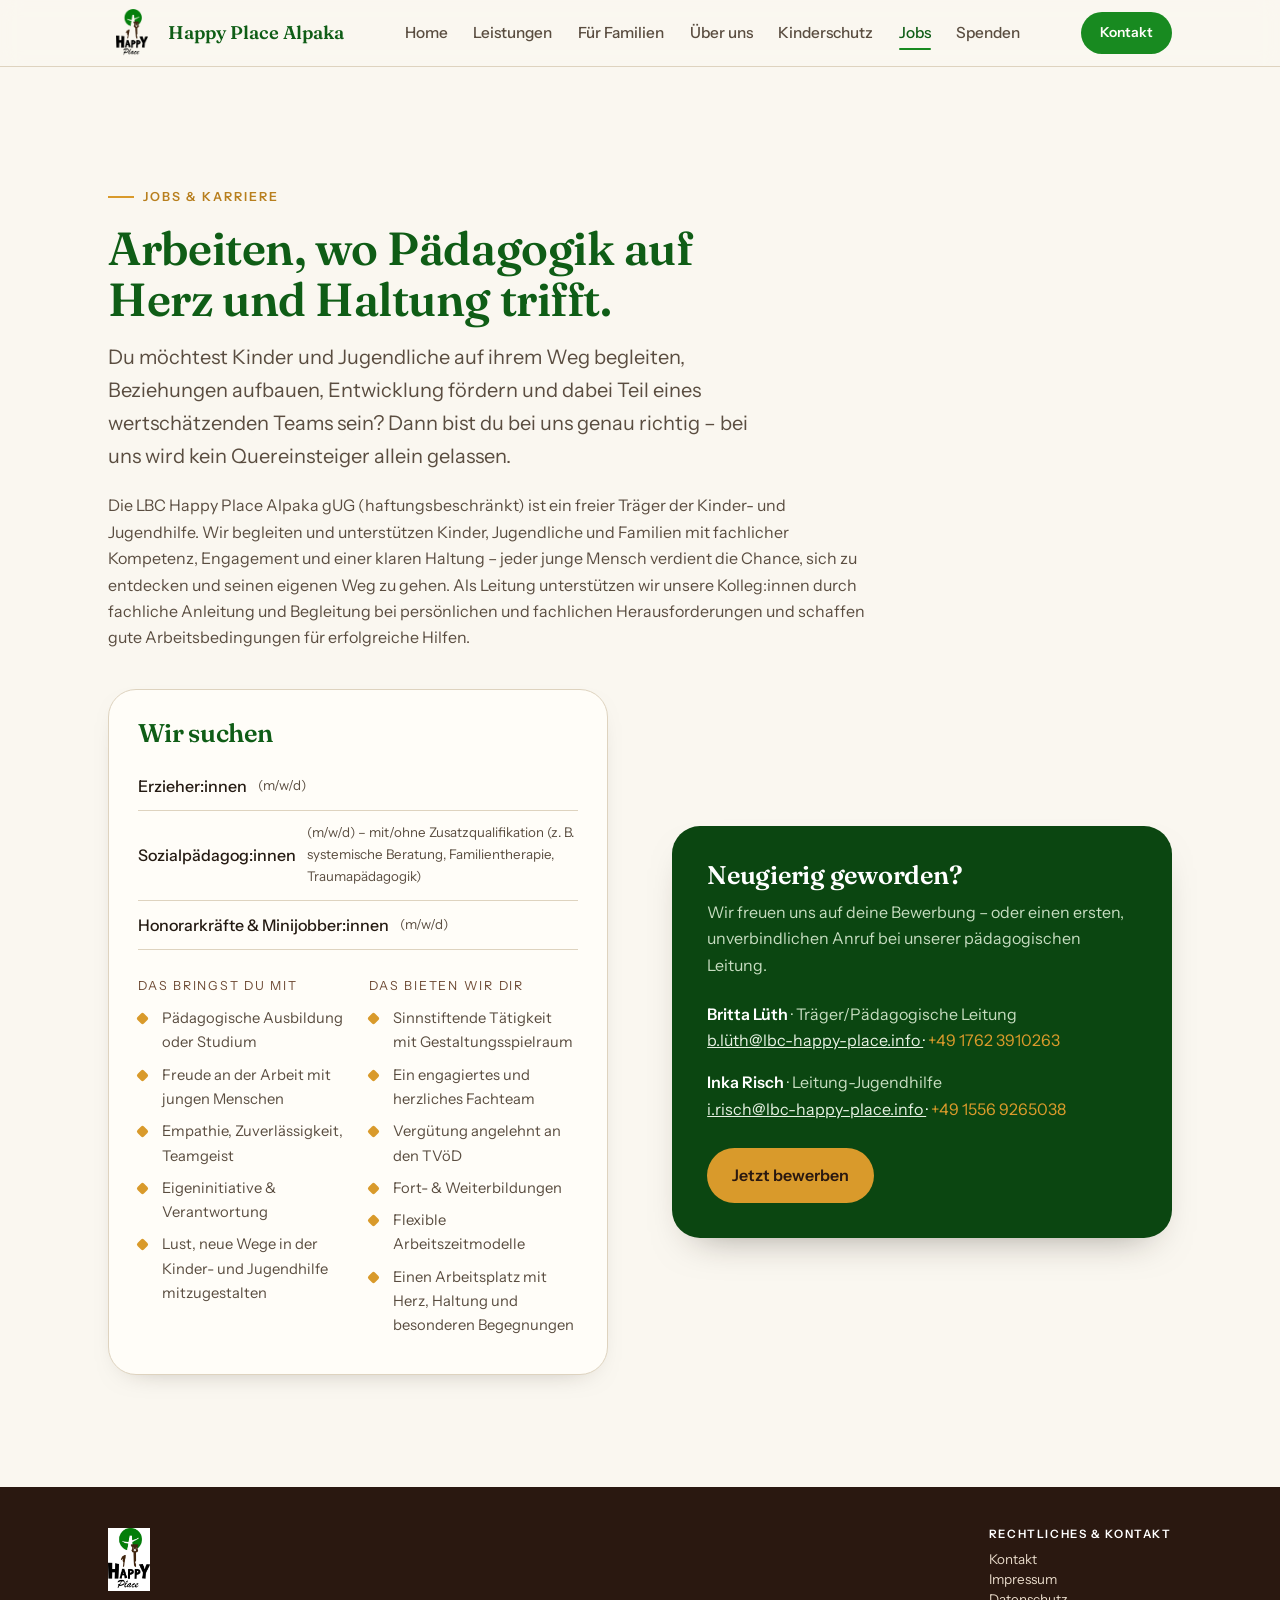
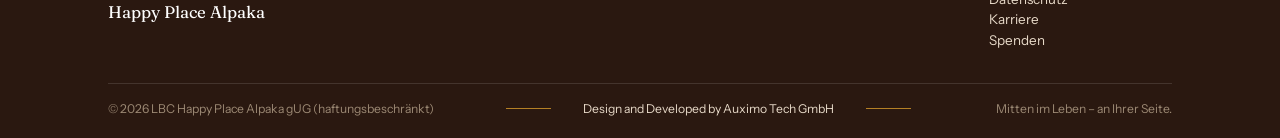
<file: jobs.html>
<!DOCTYPE html>
<html lang="de">
<head>
<meta charset="UTF-8" />
<meta name="viewport" content="width=device-width, initial-scale=1.0" />
<title>Jobs & Karriere – LBC Happy Place Alpaka gUG</title>
<meta name="description" content="Werde Teil unseres Teams: Wir suchen Erzieher:innen, Sozialpädagog:innen und Honorarkräfte für die ambulante Kinder- und Jugendhilfe." />
<link rel="canonical" href="https://www.lbc-happy-place.de/jobs.html" />
<link rel="icon" type="image/png" href="images/logo.png">
<link rel="preconnect" href="https://fonts.googleapis.com">
<link rel="preconnect" href="https://fonts.gstatic.com" crossorigin>
<link href="https://fonts.googleapis.com/css2?family=Fraunces:opsz,wght@9..144,400;9..144,500;9..144,600;9..144,700&family=Instrument+Sans:wght@400;500;600&display=swap" rel="stylesheet">
<link rel="stylesheet" href="css/style.css">
</head>
<body>

<header>
  <div class="wrap nav">
    <a href="index.html" class="brand" aria-label="LBC Happy Place Alpaka">
      <img class="mark" src="images/logo.png" alt="Logo LBC Happy Place Alpaka">
      <span class="name">Happy Place Alpaka</span>
    </a>
    <nav class="nav-links" id="navlinks">
      <a href="index.html">Home</a>
      <a href="services.html">Leistungen</a>
      <a href="families.html">Für Familien</a>
      <a href="about.html">Über uns</a>
      <a href="child-protection.html">Kinderschutz</a>
      <a href="jobs.html">Jobs</a>
      <a href="donate.html">Spenden</a>
    </nav>
    <div class="nav-cta">
      <a href="contact.html" class="btn btn-primary btn-sm">Kontakt </a>
      <button class="menu-btn" id="menuBtn" aria-label="Menü öffnen" aria-expanded="false"><span></span><span></span><span></span></button>
    </div>
  </div>
</header>

<main id="top">

  <section class="section jobs" id="jobs">
    <div class="wrap">
      <div class="reveal" style="max-width:640px;">
        <span class="eyebrow">Jobs &amp; Karriere</span>
        <h1 style="font-size:clamp(1.9rem,4vw,2.9rem);">Arbeiten, wo Pädagogik auf Herz und Haltung trifft.</h1>
        <p class="lead" style="margin-top:1rem;">Du möchtest Kinder und Jugendliche auf ihrem Weg begleiten, Beziehungen aufbauen, Entwicklung fördern und dabei Teil eines wertschätzenden Teams sein? Dann bist du bei uns genau richtig &ndash; bei uns wird kein Quereinsteiger allein gelassen.</p>
      </div>
      <div class="reveal" style="max-width:760px;margin-top:1.2rem;">
        <p style="color:var(--ink-soft);">Die LBC Happy Place Alpaka gUG (haftungsbeschränkt) ist ein freier Träger der Kinder- und Jugendhilfe. Wir begleiten und unterstützen Kinder, Jugendliche und Familien mit fachlicher Kompetenz, Engagement und einer klaren Haltung &ndash; jeder junge Mensch verdient die Chance, sich zu entdecken und seinen eigenen Weg zu gehen. Als Leitung unterstützen wir unsere Kolleg:innen durch fachliche Anleitung und Begleitung bei persönlichen und fachlichen Herausforderungen und schaffen gute Arbeitsbedingungen für erfolgreiche Hilfen.</p>
      </div>
      <div class="split" style="margin-top:2.4rem;">
        <div class="roles reveal">
          <h3>Wir suchen</h3>
          <div class="role">Erzieher:innen <small>(m/w/d)</small></div>
          <div class="role">Sozialpädagog:innen <small>(m/w/d) &ndash; mit/ohne Zusatzqualifikation (z.&nbsp;B. systemische Beratung, Familientherapie, Traumapädagogik)</small></div>
          <div class="role">Honorarkräfte &amp; Minijobber:innen <small>(m/w/d)</small></div>
          <div class="two-lists">
            <div>
              <p class="sublabel">Das bringst du mit</p>
              <ul class="tick" style="font-size:.92rem;color:var(--ink-soft);">
                <li>Pädagogische Ausbildung oder Studium</li>
                <li>Freude an der Arbeit mit jungen Menschen</li>
                <li>Empathie, Zuverlässigkeit, Teamgeist</li>
                <li>Eigeninitiative &amp; Verantwortung</li>
                <li>Lust, neue Wege in der Kinder- und Jugendhilfe mitzugestalten</li>
              </ul>
            </div>
            <div>
              <p class="sublabel">Das bieten wir dir</p>
              <ul class="tick" style="font-size:.92rem;color:var(--ink-soft);">
                <li>Sinnstiftende Tätigkeit mit Gestaltungsspielraum</li>
                <li>Ein engagiertes und herzliches Fachteam</li>
                <li>Vergütung angelehnt an den TVöD</li>
                <li>Fort- &amp; Weiterbildungen</li>
                <li>Flexible Arbeitszeitmodelle</li>
                <li>Einen Arbeitsplatz mit Herz, Haltung und besonderen Begegnungen</li>
              </ul>
            </div>
          </div>
        </div>

        <div class="reveal">
          <div class="free-card" style="height:100%;">
            <h3 style="color:#fff;margin-bottom:.6rem;">Neugierig geworden?</h3>

            <p>
              Wir freuen uns auf deine Bewerbung &ndash; oder einen ersten,
              unverbindlichen Anruf bei unserer pädagogischen Leitung.
            </p>

            <div style="margin-top:1.4rem;display:grid;gap:1rem;">

              <!-- Britta first -->
              <div>
                <div style="color:#fff;font-weight:600;">
                  Britta Lüth
                  <span style="color:#c7ddc1;font-weight:400;">
                    &middot; Träger/Pädagogische Leitung
                  </span>
                </div>

                
                
                <a href="mailto:b.lüth@lbc-happy-place.info"
                  style="color:#e7f1e3;">
                  b.lüth@lbc-happy-place.info
                </a>
                &middot;
                <a href="tel:+4917623910263"
                  style="color:var(--gold);text-decoration:none;">
                  +49 1762 3910263
                </a>

              </div>

              <!-- Inka second -->
              <div>
                <div style="color:#fff;font-weight:600;">
                  Inka Risch
                  <span style="color:#c7ddc1;font-weight:400;">
                    &middot; Leitung-Jugendhilfe
                  </span>
                </div>

                
                
                <a href="mailto:i.risch@lbc-happy-place.info"
                  style="color:#e7f1e3;">
                  i.risch@lbc-happy-place.info
                </a>
                &middot;
                <a href="tel:+4915569265038"
                  style="color:var(--gold);text-decoration:none;">
                  +49 1556 9265038
                </a>

              </div>

            </div>

            <a href="mailto:b.lüth@lbc-happy-place.info?subject=Bewerbung"
              class="btn btn-gold"
              style="margin-top:1.6rem;">
              Jetzt bewerben
            </a>

          </div>
        </div>
        


    </div>
  </section>

</main>

<footer>
  <div class="wrap">
    <div class="foot-grid">
      
      <div class="foot-brand">
        <img src="images/logo-footer.jpg" alt="Logo LBC Happy Place Alpaka">
        <div class="name">Happy Place Alpaka</div>
      </div>

      <div class="legal-contact">
        <h4>Rechtliches &amp; Kontakt</h4>
        <p>
          <a href="contact.html">Kontakt</a><br>
          <a href="impressum.html">Impressum</a><br>
          <a href="privacy-policy.html">Datenschutz</a><br>
          <a href="jobs.html">Karriere</a><br>
          <a href="donate.html">Spenden</a>
        </p>
      </div>

    </div>

    <div class="foot-bottom">

      <span>
        &copy; <span id="year"></span> LBC Happy Place Alpaka gUG (haftungsbeschränkt)
      </span>

      
      <a 
        href="https://www.auximo.ch/de-ch/home"
        class="auximo-credit"
        target="_blank"
        rel="noopener noreferrer"
      >
        <span class="credit-line"></span>
        <span>Design and Developed by Auximo Tech GmbH</span>
        <span class="credit-line"></span>
      </a>

      <span>Mitten im Leben &ndash; an Ihrer Seite.</span>

    </div>
  </div>
</footer>

<script src="js/main.js" defer></script>
</body>
</html>
</file>
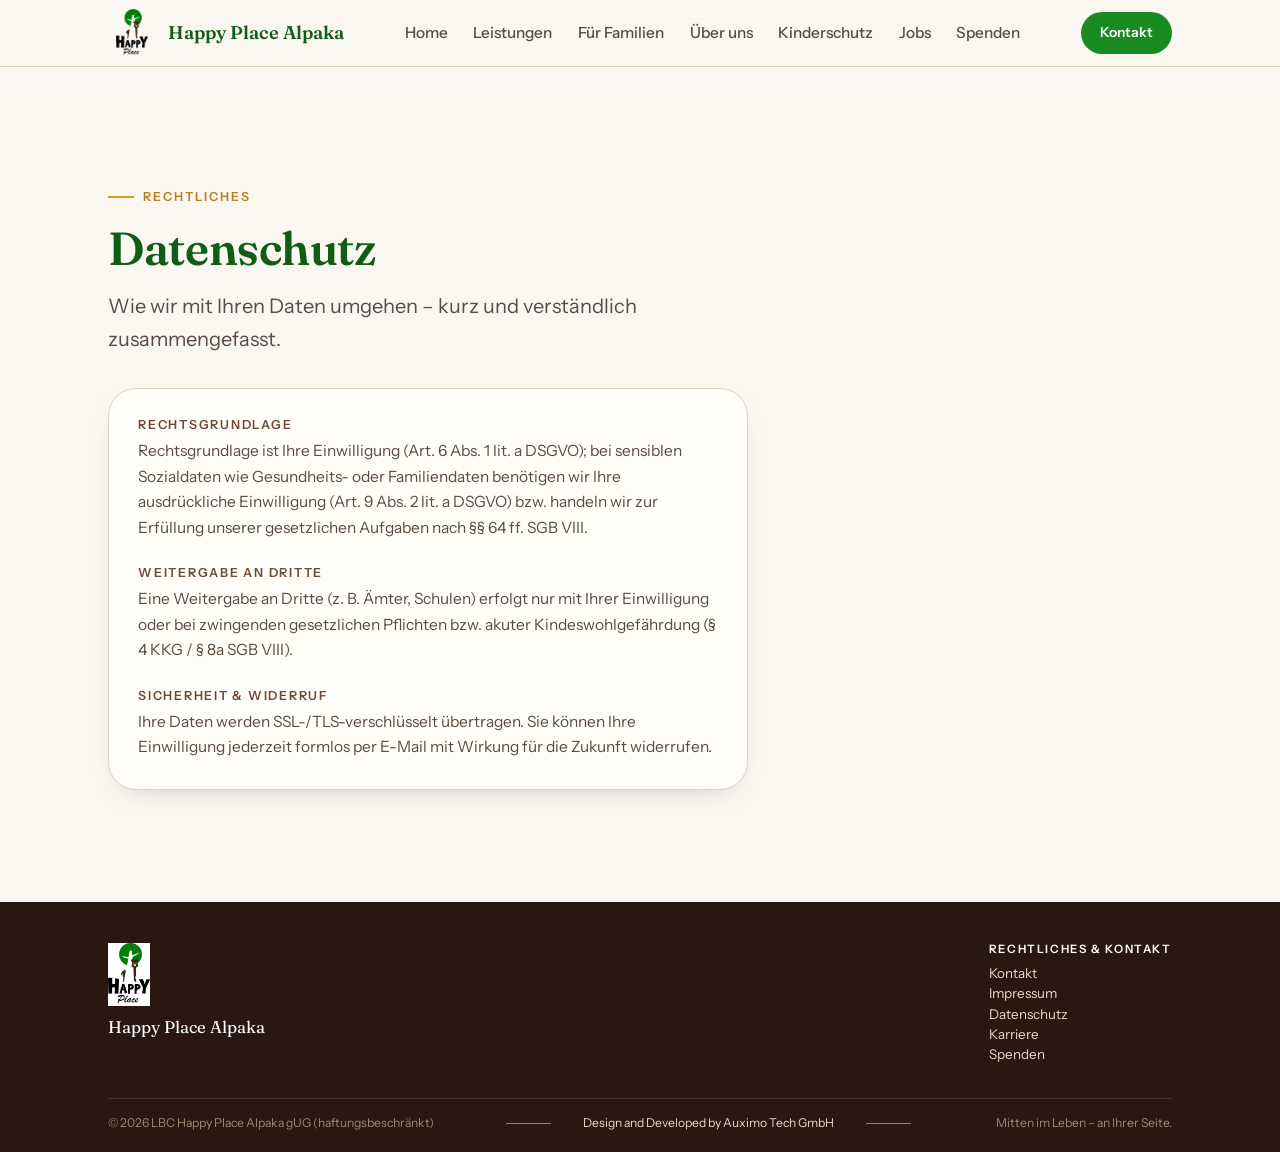
<file: privacy-policy.html>
<!DOCTYPE html>
<html lang="de">
<head>
<meta charset="UTF-8" />
<meta name="viewport" content="width=device-width, initial-scale=1.0" />
<title>Datenschutz – LBC Happy Place Alpaka gUG</title>
<meta name="description" content="Datenschutzerklärung der LBC Happy Place Alpaka gUG: Rechtsgrundlagen, Weitergabe an Dritte, Sicherheit und Widerrufsrecht." />
<link rel="canonical" href="https://www.lbc-happy-place.de/privacy-policy.html" />
<link rel="icon" type="image/png" href="images/logo.png">
<link rel="preconnect" href="https://fonts.googleapis.com">
<link rel="preconnect" href="https://fonts.gstatic.com" crossorigin>
<link href="https://fonts.googleapis.com/css2?family=Fraunces:opsz,wght@9..144,400;9..144,500;9..144,600;9..144,700&family=Instrument+Sans:wght@400;500;600&display=swap" rel="stylesheet">
<link rel="stylesheet" href="css/style.css">
</head>
<body>

<header>
  <div class="wrap nav">
    <a href="index.html" class="brand" aria-label="LBC Happy Place Alpaka">
      <img class="mark" src="images/logo.png" alt="Logo LBC Happy Place Alpaka">
      <span class="name">Happy Place Alpaka</span>
    </a>
    <nav class="nav-links" id="navlinks">
      <a href="index.html">Home</a>
      <a href="services.html">Leistungen</a>
      <a href="families.html">Für Familien</a>
      <a href="about.html">Über uns</a>
      <a href="child-protection.html">Kinderschutz</a>
      <a href="jobs.html">Jobs</a>
      <a href="donate.html">Spenden</a>
    </nav>
    <div class="nav-cta">
      <a href="contact.html" class="btn btn-primary btn-sm">Kontakt </a>
      <button class="menu-btn" id="menuBtn" aria-label="Menü öffnen" aria-expanded="false"><span></span><span></span><span></span></button>
    </div>
  </div>
</header>

<main id="top">

  <section class="section" id="datenschutz">
    <div class="wrap">
      <div class="reveal" style="max-width:640px;">
        <span class="eyebrow">Rechtliches</span>
        <h1 style="font-size:clamp(1.9rem,4vw,2.9rem);">Datenschutz</h1>
        <p class="lead" style="margin-top:1rem;">Wie wir mit Ihren Daten umgehen &ndash; kurz und verständlich zusammengefasst.</p>
      </div>
      <div class="card reveal" style="max-width:640px;margin-top:2rem;">
        <div class="contact-block">
          <h4>Rechtsgrundlage</h4>
          <p style="margin:0;">Rechtsgrundlage ist Ihre Einwilligung (Art. 6 Abs. 1 lit. a DSGVO); bei sensiblen Sozialdaten wie Gesundheits- oder Familiendaten benötigen wir Ihre ausdrückliche Einwilligung (Art. 9 Abs. 2 lit. a DSGVO) bzw. handeln wir zur Erfüllung unserer gesetzlichen Aufgaben nach &sect;&sect; 64 ff. SGB VIII.</p>
        </div>
        <div class="contact-block">
          <h4>Weitergabe an Dritte</h4>
          <p style="margin:0;">Eine Weitergabe an Dritte (z.&nbsp;B. Ämter, Schulen) erfolgt nur mit Ihrer Einwilligung oder bei zwingenden gesetzlichen Pflichten bzw. akuter Kindeswohlgefährdung (&sect; 4 KKG / &sect; 8a SGB VIII).</p>
        </div>
        <div class="contact-block" style="margin-bottom:0;">
          <h4>Sicherheit &amp; Widerruf</h4>
          <p style="margin:0;">Ihre Daten werden SSL-/TLS-verschlüsselt übertragen. Sie können Ihre Einwilligung jederzeit formlos per E-Mail mit Wirkung für die Zukunft widerrufen.</p>
        </div>
      </div>
    </div>
  </section>

</main>

<footer>
  <div class="wrap">
    <div class="foot-grid">
      
      <div class="foot-brand">
        <img src="images/logo-footer.jpg" alt="Logo LBC Happy Place Alpaka">
        <div class="name">Happy Place Alpaka</div>
      </div>

      <div class="legal-contact">
        <h4>Rechtliches &amp; Kontakt</h4>
        <p>
          <a href="contact.html">Kontakt</a><br>
          <a href="impressum.html">Impressum</a><br>
          <a href="privacy-policy.html">Datenschutz</a><br>
          <a href="jobs.html">Karriere</a><br>
          <a href="donate.html">Spenden</a>
        </p>
      </div>

    </div>

    <div class="foot-bottom">

      <span>
        &copy; <span id="year"></span> LBC Happy Place Alpaka gUG (haftungsbeschränkt)
      </span>

      
      <a 
        href="https://www.auximo.ch/de-ch/home"
        class="auximo-credit"
        target="_blank"
        rel="noopener noreferrer"
      >
        <span class="credit-line"></span>
        <span>Design and Developed by Auximo Tech GmbH</span>
        <span class="credit-line"></span>
      </a>

      <span>Mitten im Leben &ndash; an Ihrer Seite.</span>

    </div>
  </div>
</footer>

<script src="js/main.js" defer></script>
</body>
</html>
</file>
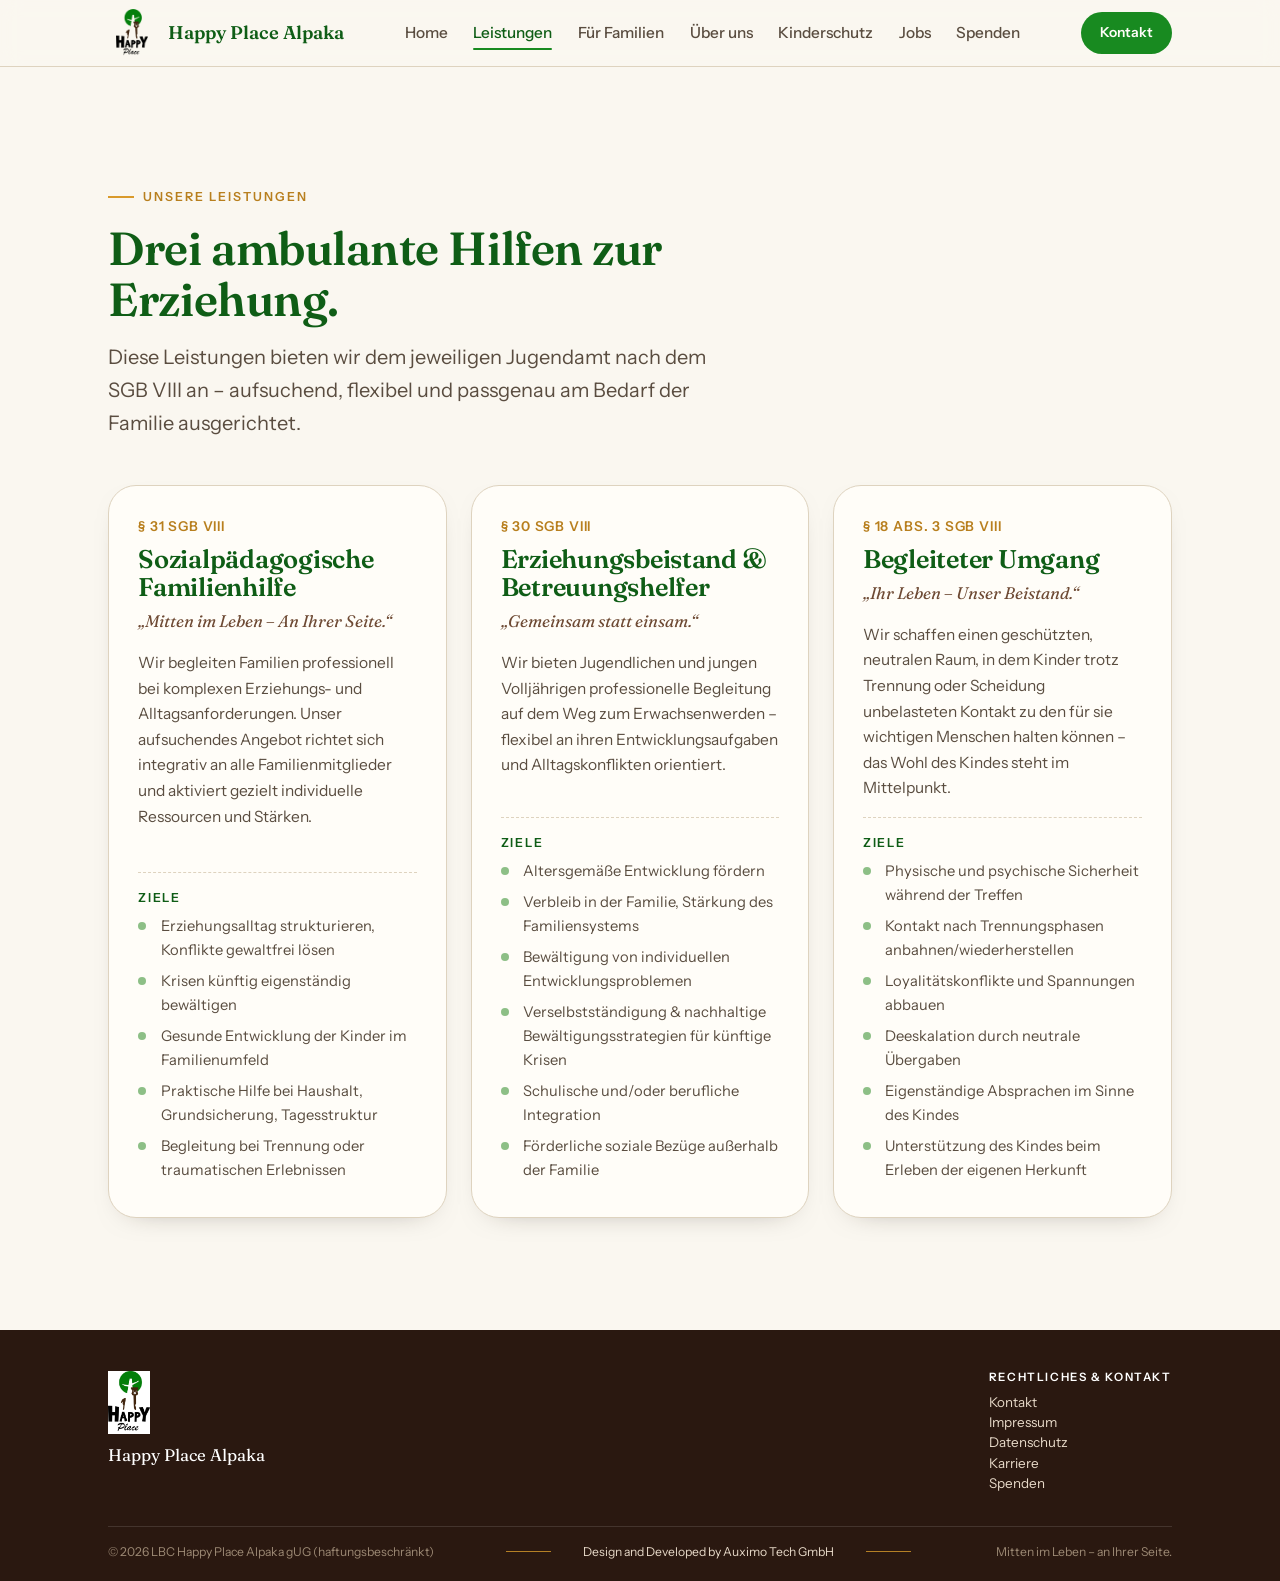
<file: services.html>
<!DOCTYPE html>
<html lang="de">
<head>
<meta charset="UTF-8" />
<meta name="viewport" content="width=device-width, initial-scale=1.0" />
<title>Unsere Leistungen – LBC Happy Place Alpaka gUG</title>
<meta name="description" content="Drei ambulante Hilfen zur Erziehung nach dem SGB VIII: Sozialpädagogische Familienhilfe (§31), Erziehungsbeistand (§30) und Begleiteter Umgang (§18)." />
<link rel="canonical" href="https://www.lbc-happy-place.de/services.html" />
<link rel="icon" type="image/png" href="images/logo.png">
<link rel="preconnect" href="https://fonts.googleapis.com">
<link rel="preconnect" href="https://fonts.gstatic.com" crossorigin>
<link href="https://fonts.googleapis.com/css2?family=Fraunces:opsz,wght@9..144,400;9..144,500;9..144,600;9..144,700&family=Instrument+Sans:wght@400;500;600&display=swap" rel="stylesheet">
<link rel="stylesheet" href="css/style.css">
</head>
<body>

<header>
  <div class="wrap nav">
    <a href="index.html" class="brand" aria-label="LBC Happy Place Alpaka">
      <img class="mark" src="images/logo.png" alt="Logo LBC Happy Place Alpaka">
      <span class="name">Happy Place Alpaka</span>
    </a>
    <nav class="nav-links" id="navlinks">
      <a href="index.html">Home</a>
      <a href="services.html">Leistungen</a>
      <a href="families.html">Für Familien</a>
      <a href="about.html">Über uns</a>
      <a href="child-protection.html">Kinderschutz</a>
      <a href="jobs.html">Jobs</a>
      <a href="donate.html">Spenden</a>
    </nav>
    <div class="nav-cta">
      <a href="contact.html" class="btn btn-primary btn-sm">Kontakt </a>
      <button class="menu-btn" id="menuBtn" aria-label="Menü öffnen" aria-expanded="false"><span></span><span></span><span></span></button>
    </div>
  </div>
</header>

<main id="top">

  <section class="section" id="leistungen">
    <div class="wrap">
      <div class="reveal" style="max-width:640px;">
        <span class="eyebrow">Unsere Leistungen</span>
        <h1 style="font-size:clamp(1.9rem,4vw,2.9rem);">Drei ambulante Hilfen zur Erziehung.</h1>
        <p class="lead" style="margin-top:1rem;">Diese Leistungen bieten wir dem jeweiligen Jugendamt nach dem SGB VIII an &ndash; aufsuchend, flexibel und passgenau am Bedarf der Familie ausgerichtet.</p>
      </div>
      <div class="services">
        <article class="service reveal">
          <span class="para">&sect; 31 SGB VIII</span>
          <h3>Sozialpädagogische Familienhilfe</h3>
          <p class="devise">&bdquo;Mitten im Leben &ndash; An Ihrer Seite.&ldquo;</p>
          <p>Wir begleiten Familien professionell bei komplexen Erziehungs- und Alltagsanforderungen. Unser aufsuchendes Angebot richtet sich integrativ an alle Familienmitglieder und aktiviert gezielt individuelle Ressourcen und Stärken.</p>
          <div class="goals"><h4>Ziele</h4><ul>
            <li>Erziehungsalltag strukturieren, Konflikte gewaltfrei lösen</li>
            <li>Krisen künftig eigenständig bewältigen</li>
            <li>Gesunde Entwicklung der Kinder im Familienumfeld</li>
            <li>Praktische Hilfe bei Haushalt, Grundsicherung, Tagesstruktur</li>
            <li>Begleitung bei Trennung oder traumatischen Erlebnissen</li>
          </ul></div>
        </article>
        <article class="service reveal">
          <span class="para">&sect; 30 SGB VIII</span>
          <h3>Erziehungsbeistand &amp; Betreuungshelfer</h3>
          <p class="devise">&bdquo;Gemeinsam statt einsam.&ldquo;</p>
          <p>Wir bieten Jugendlichen und jungen Volljährigen professionelle Begleitung auf dem Weg zum Erwachsenwerden &ndash; flexibel an ihren Entwicklungsaufgaben und Alltagskonflikten orientiert.</p>
          <div class="goals"><h4>Ziele</h4><ul>
            <li>Altersgemäße Entwicklung fördern</li>
            <li>Verbleib in der Familie, Stärkung des Familiensystems</li>
            <li>Bewältigung von individuellen Entwicklungsproblemen</li>
            <li>Verselbstständigung &amp; nachhaltige Bewältigungsstrategien für künftige Krisen</li>
            <li>Schulische und/oder berufliche Integration</li>
            <li>Förderliche soziale Bezüge außerhalb der Familie</li>
          </ul></div>
        </article>
        <article class="service reveal">
          <span class="para">&sect; 18 Abs. 3 SGB VIII</span>
          <h3>Begleiteter Umgang</h3>
          <p class="devise">&bdquo;Ihr Leben &ndash; Unser Beistand.&ldquo;</p>
          <p>Wir schaffen einen geschützten, neutralen Raum, in dem Kinder trotz Trennung oder Scheidung unbelasteten Kontakt zu den für sie wichtigen Menschen halten können &ndash; das Wohl des Kindes steht im Mittelpunkt.</p>
          <div class="goals"><h4>Ziele</h4><ul>
            <li>Physische und psychische Sicherheit während der Treffen</li>
            <li>Kontakt nach Trennungsphasen anbahnen/wiederherstellen</li>
            <li>Loyalitätskonflikte und Spannungen abbauen</li>
            <li>Deeskalation durch neutrale Übergaben</li>
            <li>Eigenständige Absprachen im Sinne des Kindes</li>
            <li>Unterstützung des Kindes beim Erleben der eigenen Herkunft</li>
          </ul></div>
        </article>
      </div>
    </div>
  </section>

</main>

<footer>
  <div class="wrap">
    <div class="foot-grid">
      
      <div class="foot-brand">
        <img src="images/logo-footer.jpg" alt="Logo LBC Happy Place Alpaka">
        <div class="name">Happy Place Alpaka</div>
      </div>

      <div class="legal-contact">
        <h4>Rechtliches &amp; Kontakt</h4>
        <p>
          <a href="contact.html">Kontakt</a><br>
          <a href="impressum.html">Impressum</a><br>
          <a href="privacy-policy.html">Datenschutz</a><br>
          <a href="jobs.html">Karriere</a><br>
          <a href="donate.html">Spenden</a>
        </p>
      </div>

    </div>

    <div class="foot-bottom">

      <span>
        &copy; <span id="year"></span> LBC Happy Place Alpaka gUG (haftungsbeschränkt)
      </span>

      
      <a 
        href="https://www.auximo.ch/de-ch/home"
        class="auximo-credit"
        target="_blank"
        rel="noopener noreferrer"
      >
        <span class="credit-line"></span>
        <span>Design and Developed by Auximo Tech GmbH</span>
        <span class="credit-line"></span>
      </a>

      <span>Mitten im Leben &ndash; an Ihrer Seite.</span>

    </div>
  </div>
</footer>

<script src="js/main.js" defer></script>
</body>
</html>
</file>
<file: css/style.css>
:root{
  --ink:#241a12; --ink-soft:#5a4d40;
  --green:#188a20; --green-deep:#0f5d16; --green-darker:#0b4611; --green-soft:#8dbf86;
  --brown:#3c2417; --brown-deep:#2a1810; --brown-mid:#6e4a34;
  --paper:#faf7f0; --sand:#efe8da; --sand-line:#ded3bf;
  --gold:#d99a2b; --gold-deep:#b87f1e; --white:#fffdf8;
  --radius:18px; --radius-lg:28px;
  --shadow:0 18px 40px -24px rgba(36,26,18,.5);
  --shadow-soft:0 10px 30px -22px rgba(36,26,18,.5);
  --maxw:1140px;
}
*{box-sizing:border-box;}
html{scroll-behavior:smooth;}
body{margin:0;font-family:"Instrument Sans",system-ui,-apple-system,Segoe UI,Roboto,sans-serif;color:var(--ink);background:var(--paper);line-height:1.65;-webkit-font-smoothing:antialiased;}
h1,h2,h3,h4{font-family:"Fraunces",Georgia,serif;font-weight:600;line-height:1.1;color:var(--green-deep);margin:0;letter-spacing:-.01em;}
h1{font-size:clamp(2.5rem,6vw,4.2rem);}
h2{font-size:clamp(1.9rem,4vw,2.9rem);}
h3{font-size:clamp(1.25rem,2.3vw,1.6rem);}
p{margin:0 0 1rem;}
a{color:inherit;}
img,svg{max-width:100%;display:block;}
ul{margin:0;padding:0;list-style:none;}
.wrap{max-width:var(--maxw);margin:0 auto;padding:0 clamp(1.2rem,4vw,2.4rem);}
.eyebrow{display:inline-flex;align-items:center;gap:.55rem;font-size:.78rem;font-weight:600;letter-spacing:.16em;text-transform:uppercase;color:var(--gold-deep);margin-bottom:1rem;}
.eyebrow::before{content:"";width:26px;height:1.5px;background:var(--gold);display:inline-block;}
.section{padding:clamp(4rem,9vw,7rem) 0;}
.lead{font-size:clamp(1.05rem,1.6vw,1.25rem);color:var(--ink-soft);max-width:60ch;}

.btn{display:inline-flex;align-items:center;gap:.5rem;font-weight:600;font-size:1rem;text-decoration:none;cursor:pointer;padding:.85rem 1.5rem;border-radius:999px;border:1.5px solid transparent;transition:transform .18s ease, background .2s ease, color .2s ease;}
.btn-sm{padding:.55rem 1.1rem;font-size:.86rem;}
.btn-primary{background:var(--green);color:var(--white);box-shadow:var(--shadow-soft);}
.btn-primary:hover{background:var(--green-deep);transform:translateY(-2px);}
.btn-ghost{background:transparent;color:var(--green-deep);border-color:var(--green-soft);}
.btn-ghost:hover{background:var(--sand);transform:translateY(-2px);}
.btn-gold{background:var(--gold);color:var(--brown-deep);}
.btn-gold:hover{background:var(--gold-deep);color:var(--white);transform:translateY(-2px);}
a:focus-visible,button:focus-visible,input:focus-visible,textarea:focus-visible{outline:3px solid var(--gold);outline-offset:3px;border-radius:6px;}

header{position:sticky;top:0;z-index:50;background:rgba(250,247,240,.88);backdrop-filter:blur(10px);border-bottom:1px solid var(--sand-line);}
.nav{display:flex;align-items:center;justify-content:space-between;gap:1rem;padding-top:.55rem;padding-bottom:.55rem;}
.brand{display:flex;align-items:center;gap:.7rem;text-decoration:none;}
.brand .mark{width:48px;height:48px;flex:none;object-fit:contain;}
.brand .name{font-family:"Fraunces",serif;font-weight:600;font-size:1.15rem;line-height:1.05;color:var(--green-deep);}
.brand .name small{display:block;font-family:"Instrument Sans",sans-serif;font-weight:500;font-size:.66rem;letter-spacing:.13em;text-transform:uppercase;color:var(--brown-mid);}
.nav-links{display:flex;align-items:center;gap:1.6rem;}
.nav-links a{position:relative;display:inline-block;text-decoration:none;font-weight:500;font-size:.96rem;color:var(--ink-soft);transition:color .18s;}
.nav-links a::after{content:"";position:absolute;left:0;bottom:-5px;width:0;height:2px;background:var(--gold);border-radius:2px;transition:width .25s ease;}
.nav-links a:hover{color:var(--green-deep);}
.nav-links a:hover::after{width:100%;}
.nav-links a.active{color:var(--green-deep);}
.nav-links a.active::after{width:100%;background:var(--green);}
.nav-cta{display:flex;align-items:center;gap:.9rem;}
.menu-btn{display:none;background:none;border:none;cursor:pointer;padding:.4rem;}
.menu-btn span{display:block;width:24px;height:2px;background:var(--green-deep);margin:5px 0;border-radius:2px;transition:.25s;}
@media (max-width:900px){
  .nav {
        padding-left: 1.25rem;
        padding-right: 1.25rem;
    }
  .nav-links{position:fixed;inset:66px 0 auto 0;flex-direction:column;align-items:flex-start;gap:0;background:var(--paper);border-bottom:1px solid var(--sand-line);padding:.5rem 0;transform:translateY(-140%);transition:transform .3s ease;box-shadow:var(--shadow);}
  .nav-links.open{transform:translateY(0);}
  .nav-links a{width:100%;padding:.85rem clamp(1.2rem,4vw,2.4rem);border-top:1px solid var(--sand-line);}
  .menu-btn{display:block;}
  .nav-cta{gap:.5rem;}
}

@media (max-width:480px){
  .brand .name small{display:none;}
  .brand .mark{width:38px;height:38px;}
  .nav-cta{gap:.35rem;}
  .nav-cta .btn-sm{padding:.5rem .8rem;font-size:.78rem;}
}

.hero{position:relative;overflow:hidden;padding-top:clamp(2rem,5vw,3.5rem);}
.hero-grid{display:grid;grid-template-columns:1.05fr .95fr;gap:clamp(2rem,5vw,4rem);align-items:center;}
.hero .tags{display:flex;flex-wrap:wrap;gap:.5rem;margin:1.4rem 0 0;}
.tag{font-size:.82rem;font-weight:600;color:var(--green-deep);background:var(--sand);border:1px solid var(--sand-line);padding:.35rem .8rem;border-radius:999px;}
.hero-cta{display:flex;flex-wrap:wrap;gap:.8rem;margin-top:1.9rem;}
.logo-panel{background:radial-gradient(120% 100% at 50% 22%, var(--white), var(--sand));border:1px solid var(--sand-line);border-radius:var(--radius-lg);padding:clamp(1.6rem,4vw,2.8rem);box-shadow:var(--shadow);display:grid;place-items:center;}
.logo-panel img{width:min(330px,82%);height:auto;filter:drop-shadow(0 14px 26px rgba(36,26,18,.16));}
@media (max-width:820px){
  .hero-grid{grid-template-columns:1fr;}
  .hero-scene{order:-1;max-width:240px;margin:0 auto;}
  .logo-panel{padding:1.1rem;}
  .logo-panel img{width:min(200px,72%);}
}
@media (max-width:480px){
  .hero-scene{max-width:170px;}
  .logo-panel img{width:min(140px,68%);}
}

.band{background:var(--green-darker);color:#e7f1e3;}
.band h2{color:var(--white);}
.band .lead{color:#c7ddc1;}
.values{display:grid;grid-template-columns:repeat(3,1fr);gap:1.4rem;margin-top:2.4rem;}
.values-2{grid-template-columns:repeat(2,1fr);}
@media (max-width:760px){.values-2{grid-template-columns:1fr;}}
.value{background:rgba(255,255,255,.06);border:1px solid rgba(255,255,255,.13);border-radius:var(--radius);padding:1.6rem;transition:transform .2s ease, background .2s ease, box-shadow .2s ease;}
.value:hover{transform:translateY(-4px);background:rgba(255,255,255,.1);box-shadow:0 18px 34px -20px rgba(0,0,0,.55);}
.value h3{color:#fff;font-size:1.15rem;margin-bottom:.5rem;}
.value p{color:#c7ddc1;margin:0;font-size:.98rem;}
.value .ico{width:34px;height:34px;margin-bottom:.9rem;color:var(--gold);}
@media (max-width:760px){.values{grid-template-columns:1fr;}}

.services{display:grid;grid-template-columns:repeat(3,1fr);gap:1.5rem;margin-top:2.8rem;}
.service{background:var(--white);border:1px solid var(--sand-line);border-radius:var(--radius-lg);padding:1.8rem;display:flex;flex-direction:column;box-shadow:var(--shadow-soft);transition:transform .2s ease, box-shadow .2s ease;}
.service:hover{transform:translateY(-4px);box-shadow:var(--shadow);}
.service .para{font-size:.85rem;font-weight:600;letter-spacing:.06em;color:var(--gold-deep);text-transform:uppercase;}
.service h3{margin:.5rem 0 .4rem;}
.service .devise{font-family:"Fraunces",serif;font-style:italic;color:var(--brown-mid);font-size:1.05rem;margin-bottom:.9rem;}
.service p{font-size:.97rem;color:var(--ink-soft);}
.service .goals{margin-top:auto;padding-top:1.1rem;border-top:1px dashed var(--sand-line);}
.service .goals h4{font-family:"Instrument Sans",sans-serif;font-size:.78rem;letter-spacing:.14em;text-transform:uppercase;color:var(--green-deep);margin-bottom:.6rem;}
.service .goals li{position:relative;padding-left:1.4rem;font-size:.92rem;color:var(--ink-soft);margin-bottom:.4rem;}
.service .goals li::before{content:"";position:absolute;left:0;top:.55em;width:8px;height:8px;border-radius:50%;background:var(--green-soft);}
@media (max-width:900px){.services{grid-template-columns:1fr;}}

.alt{background:var(--sand);}
.split{display:grid;grid-template-columns:1fr 1fr;gap:clamp(2rem,5vw,4rem);align-items:center;}
@media (max-width:820px){.split{grid-template-columns:1fr;}}
.steps{display:flex;flex-direction:column;gap:1rem;margin-top:1.6rem;}
.step{display:flex;gap:1rem;align-items:flex-start;background:var(--white);border:1px solid var(--sand-line);border-radius:var(--radius);padding:1.1rem 1.3rem;}
.step .num{flex:none;width:38px;height:38px;border-radius:50%;background:var(--green);color:#fff;font-family:"Fraunces",serif;font-weight:600;display:grid;place-items:center;font-size:1.05rem;}
.step h4{font-family:"Fraunces",serif;color:var(--green-deep);font-size:1.1rem;margin:0 0 .2rem;}
.step p{margin:0;font-size:.94rem;color:var(--ink-soft);}
.free-card{background:var(--green-darker);color:#fff;border-radius:var(--radius-lg);padding:2.2rem;box-shadow:var(--shadow);}
.free-card .big{font-family:"Fraunces",serif;font-size:clamp(2rem,4vw,2.8rem);color:var(--gold);line-height:1.05;margin-bottom:.6rem;}
.free-card p{color:#c7ddc1;margin-bottom:0;}
.free-card ul{margin:1.4rem 0 0;}
.free-card li{position:relative;padding-left:1.6rem;margin-bottom:.6rem;color:#e7f1e3;font-size:.96rem;}
.free-card li::before{content:"\2713";position:absolute;left:0;color:var(--gold);font-weight:700;}

.about-grid{display:grid;grid-template-columns:repeat(2,1fr);gap:1.5rem;margin-top:2.6rem;}
.card{background:var(--white);border:1px solid var(--sand-line);border-radius:var(--radius-lg);padding:1.8rem;box-shadow:var(--shadow-soft);}
.card h3{margin-bottom:.6rem;}
.card p,.card li{font-size:.97rem;color:var(--ink-soft);}
.tick li{position:relative;padding-left:1.5rem;margin-bottom:.5rem;}
.tick li::before{content:"";position:absolute;left:0;top:.55em;width:9px;height:9px;border-radius:2px;background:var(--gold);transform:rotate(45deg);}
@media (max-width:760px){.about-grid{grid-template-columns:1fr;}}
.chips{display:flex;flex-wrap:wrap;gap:.5rem;margin-top:1rem;}
.chip{font-size:.86rem;background:#e3efe0;color:#2f6a2c;border-radius:999px;padding:.35rem .85rem;font-weight:500;}

.schutz{background:linear-gradient(180deg,#0b4611 0%,#0f5d16 100%);color:#e7f1e3;}
.schutz h2{color:#fff;}
.schutz .lead{color:#c7ddc1;}
.urgent{display:flex;gap:1rem;align-items:flex-start;background:rgba(217,154,43,.15);border:1px solid rgba(217,154,43,.5);border-radius:var(--radius);padding:1.2rem 1.4rem;margin:2rem 0 2.6rem;}
.urgent .ico{flex:none;width:30px;height:30px;color:var(--gold);}
.urgent strong{color:var(--gold);}
.urgent p{margin:0;color:#e7f1e3;font-size:.96rem;}
.flow{max-width:760px;margin:0 auto;}
.flow-step{position:relative;display:flex;gap:1.2rem;padding-bottom:1.6rem;}
.flow-step:last-child{padding-bottom:0;}
.flow-rail{flex:none;display:flex;flex-direction:column;align-items:center;}
.flow-dot{width:44px;height:44px;border-radius:50%;background:rgba(255,255,255,.08);border:1.5px solid var(--green-soft);color:#fff;font-family:"Fraunces",serif;font-weight:600;display:grid;place-items:center;font-size:1.05rem;}
.flow-step:last-child .flow-line{display:none;}
.flow-line{flex:1;width:2px;background:linear-gradient(var(--green-soft),rgba(141,191,134,.25));margin:.3rem 0;}
.flow-body{background:rgba(255,255,255,.05);border:1px solid rgba(255,255,255,.12);border-radius:var(--radius);padding:1rem 1.3rem;flex:1;}
.flow-body h4{font-family:"Fraunces",serif;color:#fff;font-size:1.08rem;margin:0 0 .25rem;}
.flow-body p{margin:0;font-size:.93rem;color:#c7ddc1;}
.flow-out{display:inline-block;margin-top:.6rem;font-size:.8rem;font-weight:600;color:#d7eccf;background:rgba(141,191,134,.22);border:1px solid rgba(141,191,134,.4);border-radius:999px;padding:.2rem .7rem;}

.roles{background:var(--white);border:1px solid var(--sand-line);border-radius:var(--radius-lg);padding:1.8rem;box-shadow:var(--shadow-soft);}
.roles h3{margin-bottom:.9rem;}
.role{display:flex;align-items:center;gap:.7rem;padding:.7rem 0;border-bottom:1px solid var(--sand-line);font-weight:500;}
.role:last-child{border-bottom:none;}
.role small{color:var(--ink-soft);font-weight:400;}
.two-lists{display:grid;grid-template-columns:1fr 1fr;gap:1.4rem;margin-top:1.6rem;}
@media (max-width:620px){.two-lists{grid-template-columns:1fr;}}
.sublabel{font-family:'Instrument Sans',sans-serif;font-size:.78rem;letter-spacing:.14em;text-transform:uppercase;color:var(--brown-mid);margin:0 0 .6rem;}

.spenden{background:var(--gold);color:var(--brown-deep);}
.spenden h2{color:var(--brown-deep);}
.donate-grid{display:grid;grid-template-columns:1.1fr .9fr;gap:2.5rem;align-items:center;margin-top:1.5rem;}
@media (max-width:760px){.donate-grid{grid-template-columns:1fr;}}
.iban-card{background:var(--brown-deep);color:#fff;border-radius:var(--radius-lg);padding:1.9rem;box-shadow:var(--shadow);}
.iban-card .row{display:flex;justify-content:space-between;gap:1rem;padding:.6rem 0;border-bottom:1px solid rgba(255,255,255,.14);}
.iban-card .row:last-child{border-bottom:none;}
.iban-card .k{color:#d9c4a8;font-size:.85rem;letter-spacing:.05em;text-transform:uppercase;}
.iban-card .v{font-weight:600;font-variant-numeric:tabular-nums;}

.contact-grid{display:grid;grid-template-columns:1fr 1fr;gap:clamp(2rem,5vw,3.5rem);margin-top:2.4rem;}
@media (max-width:820px){.contact-grid{grid-template-columns:1fr;}}
form .field{margin-bottom:1.1rem;}
form label{display:block;font-weight:600;font-size:.9rem;margin-bottom:.35rem;color:var(--green-deep);}
form input,form textarea{width:100%;font-family:inherit;font-size:1rem;color:var(--ink);background:var(--white);border:1.5px solid var(--sand-line);border-radius:12px;padding:.8rem 1rem;}
form textarea{min-height:120px;resize:vertical;}
.consent{display:flex;gap:.7rem;align-items:flex-start;font-size:.88rem;color:var(--ink-soft);}
.consent input{width:auto;margin-top:.25rem;}
.form-note{font-size:.85rem;color:var(--ink-soft);background:#e6f0e2;border-radius:12px;padding:.8rem 1rem;margin-bottom:1.2rem;border:1px solid #cfe3c8;}
.form-ok{display:none;background:var(--green-deep);color:#fff;border-radius:12px;padding:1rem 1.2rem;margin-top:1rem;font-weight:500;}
.contact-block{margin-bottom:1.6rem;}
.contact-block h4{font-family:"Instrument Sans",sans-serif;font-size:.78rem;letter-spacing:.14em;text-transform:uppercase;color:var(--brown-mid);margin:0 0 .4rem;}
.contact-block a{color:var(--green-deep);text-decoration:none;font-weight:600;}
.contact-block a:hover{text-decoration:underline;}

footer{background:var(--brown-deep);color:#cbb8a4;padding:clamp(1.8rem,3.2vw,2.6rem) 0 1.2rem;}
footer h4{color:#fff;font-family:"Instrument Sans",sans-serif;font-size:.72rem;letter-spacing:.14em;text-transform:uppercase;margin:0 0 .5rem;}
.foot-grid{display:grid;grid-template-columns:1.4fr 1fr 1fr;gap:1.3rem;}
@media (max-width:760px){.foot-grid{grid-template-columns:1fr;gap:1rem;}}
footer p,footer li{font-size:.84rem;line-height:1.5;color:#b7a48f;}
footer a{color:#e7d9c8;text-decoration:none;}
footer a:hover{text-decoration:underline;}
.foot-brand img{width:42px;height:auto;margin-bottom:.5rem;}
.foot-brand .name{font-family:"Fraunces",serif;color:#fff;font-size:1.05rem;margin-bottom:.25rem;}
.foot-datenschutz{border-top:1px solid rgba(255,255,255,.12);margin-top:1.1rem;padding-top:1rem;}
.foot-datenschutz h4{margin-bottom:.5rem;}
.foot-datenschutz p{font-size:.78rem;line-height:1.6;color:#b7a48f;margin:0;max-width:76ch;}
.foot-bottom{border-top:1px solid rgba(255,255,255,.12);margin-top:1.1rem;padding-top:.9rem;display:flex;flex-wrap:wrap;justify-content:space-between;gap:.5rem;font-size:.76rem;color:#9c8974;}

.reveal{opacity:0;transform:translateY(22px);transition:opacity .7s ease, transform .7s ease;}
.reveal.in{opacity:1;transform:none;}
@media (prefers-reduced-motion:reduce){.reveal{opacity:1;transform:none;transition:none;}html{scroll-behavior:auto;}.btn,.service{transition:none;}}

.foot-grid {
    display: grid;
    grid-template-columns: 1fr auto;
    column-gap: 10px;
}

.schutz h1{color: var(--gold)}
.schutz h3{color: var(--gold)}

.donate-eyebrow {
  color: var(--brown-deep);
  display: flex;
  align-items: center;
  gap: 14px;
}

.donate-eyebrow::before {
  content: "";
  width: 26px;
  height: 1.5px;
  background: var(--brown-deep);
  display: inline-block;
}


.eyebrow--thin::before {
  height: 1.4px;
  transform: translateZ(0); /* Locks subpixel rendering */
}

.contact-person {
  margin-bottom: 35px;
}

.contact-name {
  margin: 0 0 8px 0;
}

.contact-details {
  display: flex;
  align-items: center;
  gap: 35px;
  flex-wrap: nowrap;
}

.contact-detail {
  margin: 0;
}

.contact-detail a {
  text-decoration: none;
  font-weight: 400;
}

.foot-bottom {
  display: grid;
  grid-template-columns: 1fr auto 1fr;
  align-items: center;
  column-gap: 3.5rem;
}

.foot-bottom > span:first-child {
  justify-self: start;
  white-space: nowrap;
}

.foot-bottom > span:last-child {
  justify-self: end;
  white-space: nowrap;
}

.auximo-credit {
  display: flex;
  align-items: center;
  justify-content: center;
  gap: 2rem;
  white-space: nowrap;
}

.foot-bottom > .auximo-credit {
  margin-left: 1rem;
}

.auximo-credit:hover {
  color: var(--gold);
}

.credit-line {
  width: 45px;
  height: 1px;
  background: var(--gold);
  opacity: 0.8;
}

@media (max-width: 800px) {
  .foot-bottom {
    grid-template-columns: 1fr;
    text-align: center;
    gap: 1rem;
  }

  .auximo-credit {
    order: -1;
  }
}
</file>
